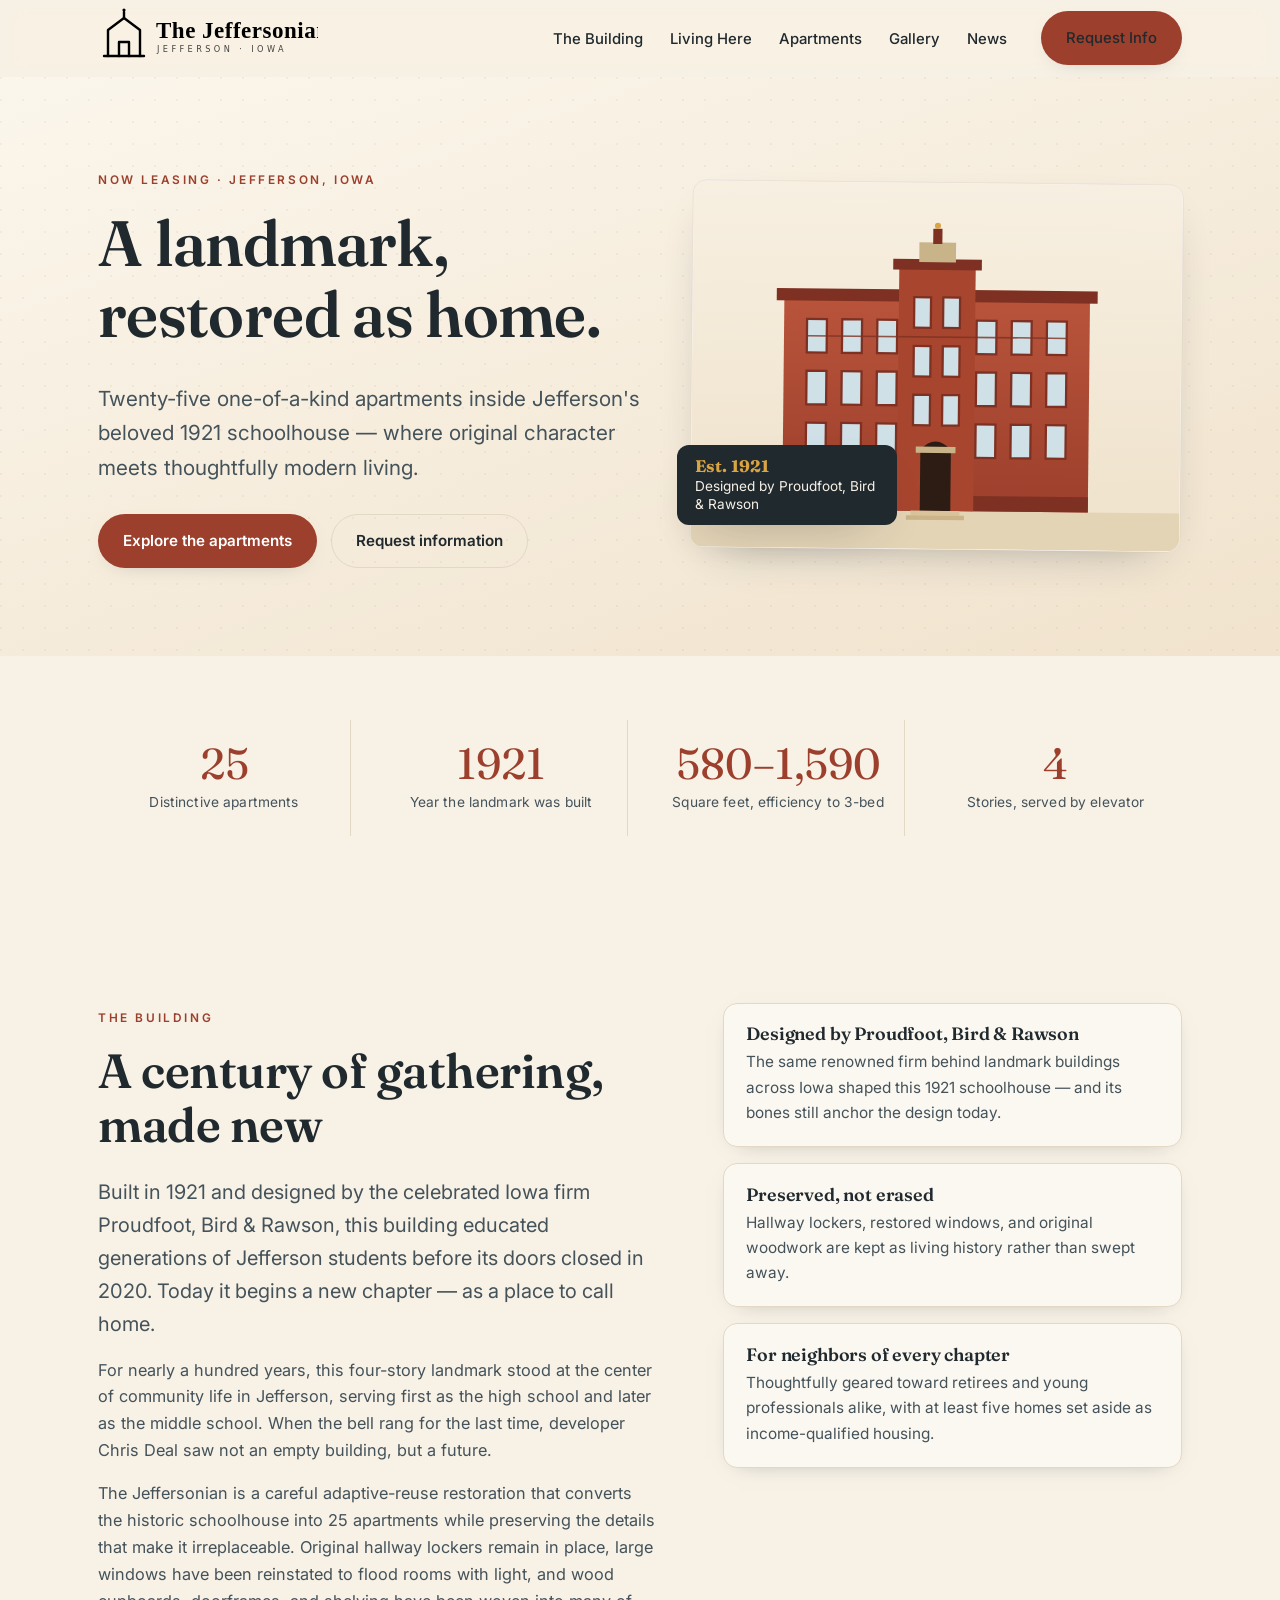
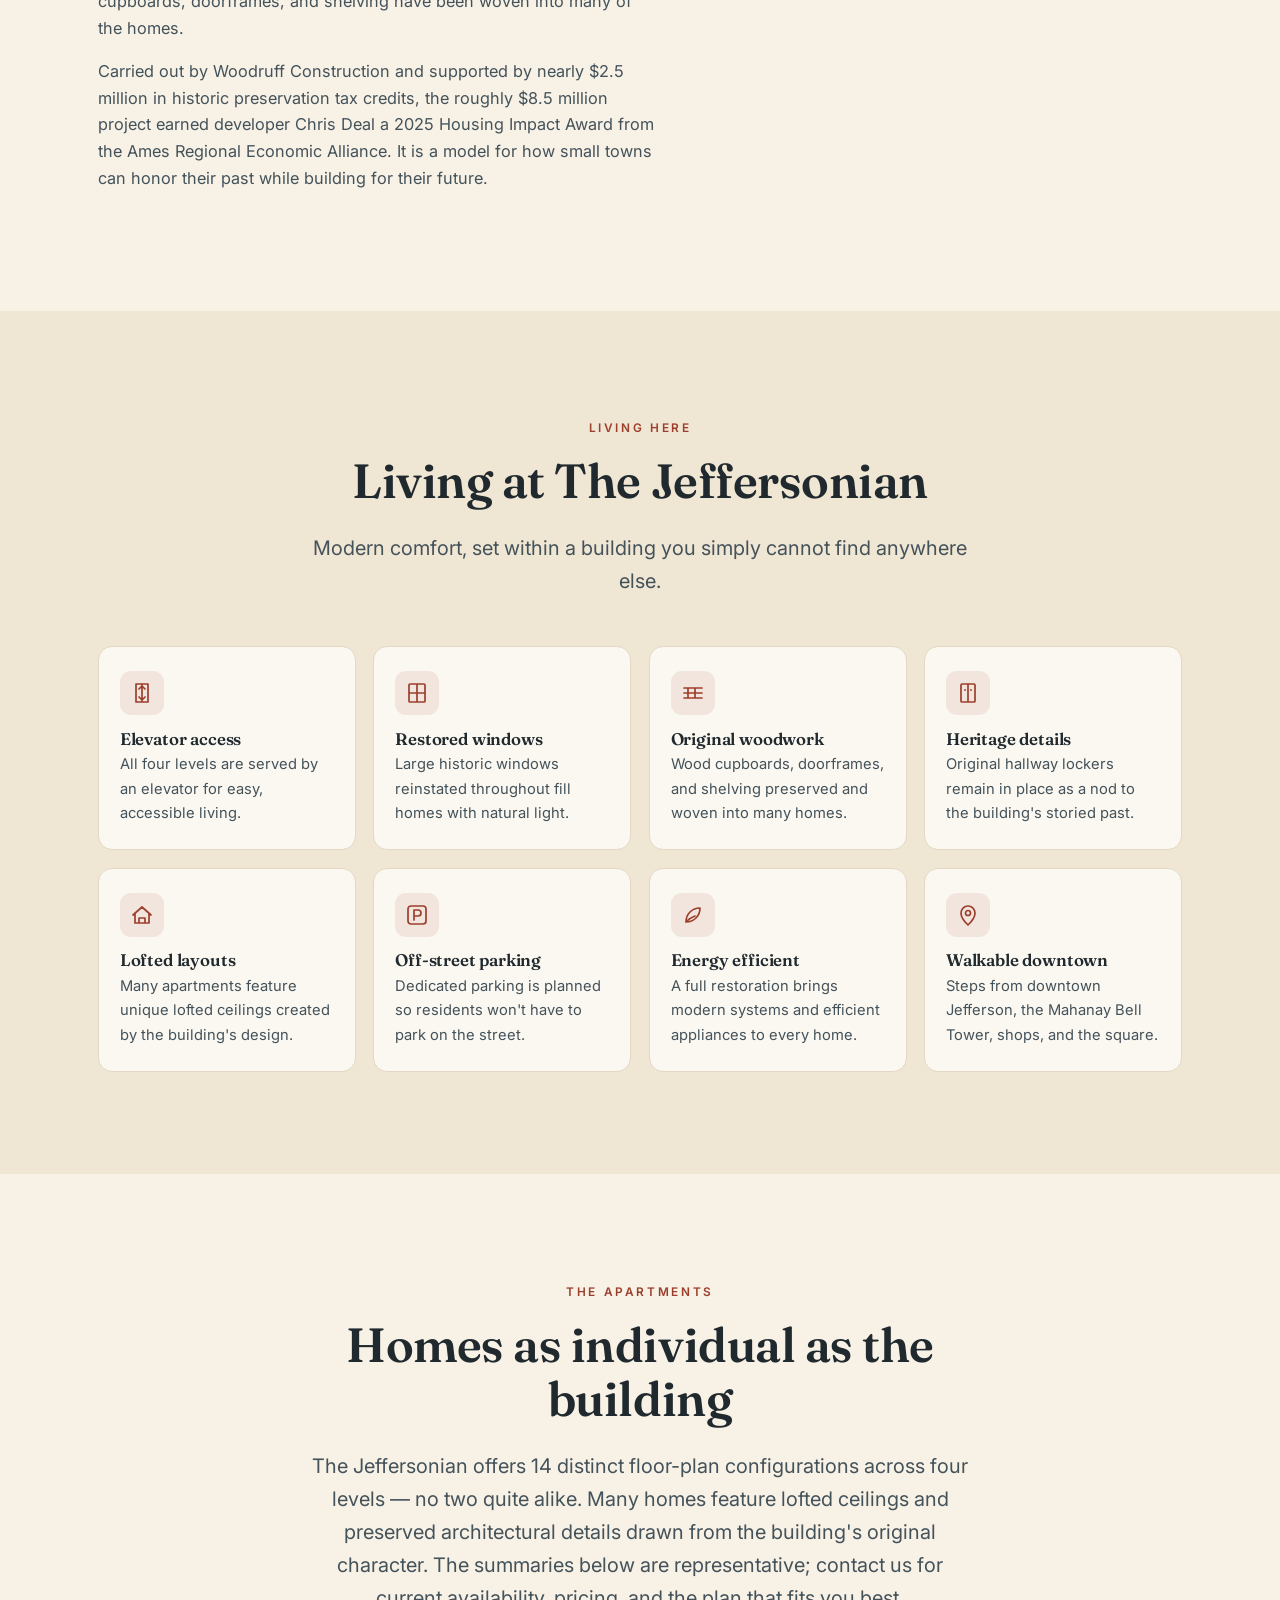
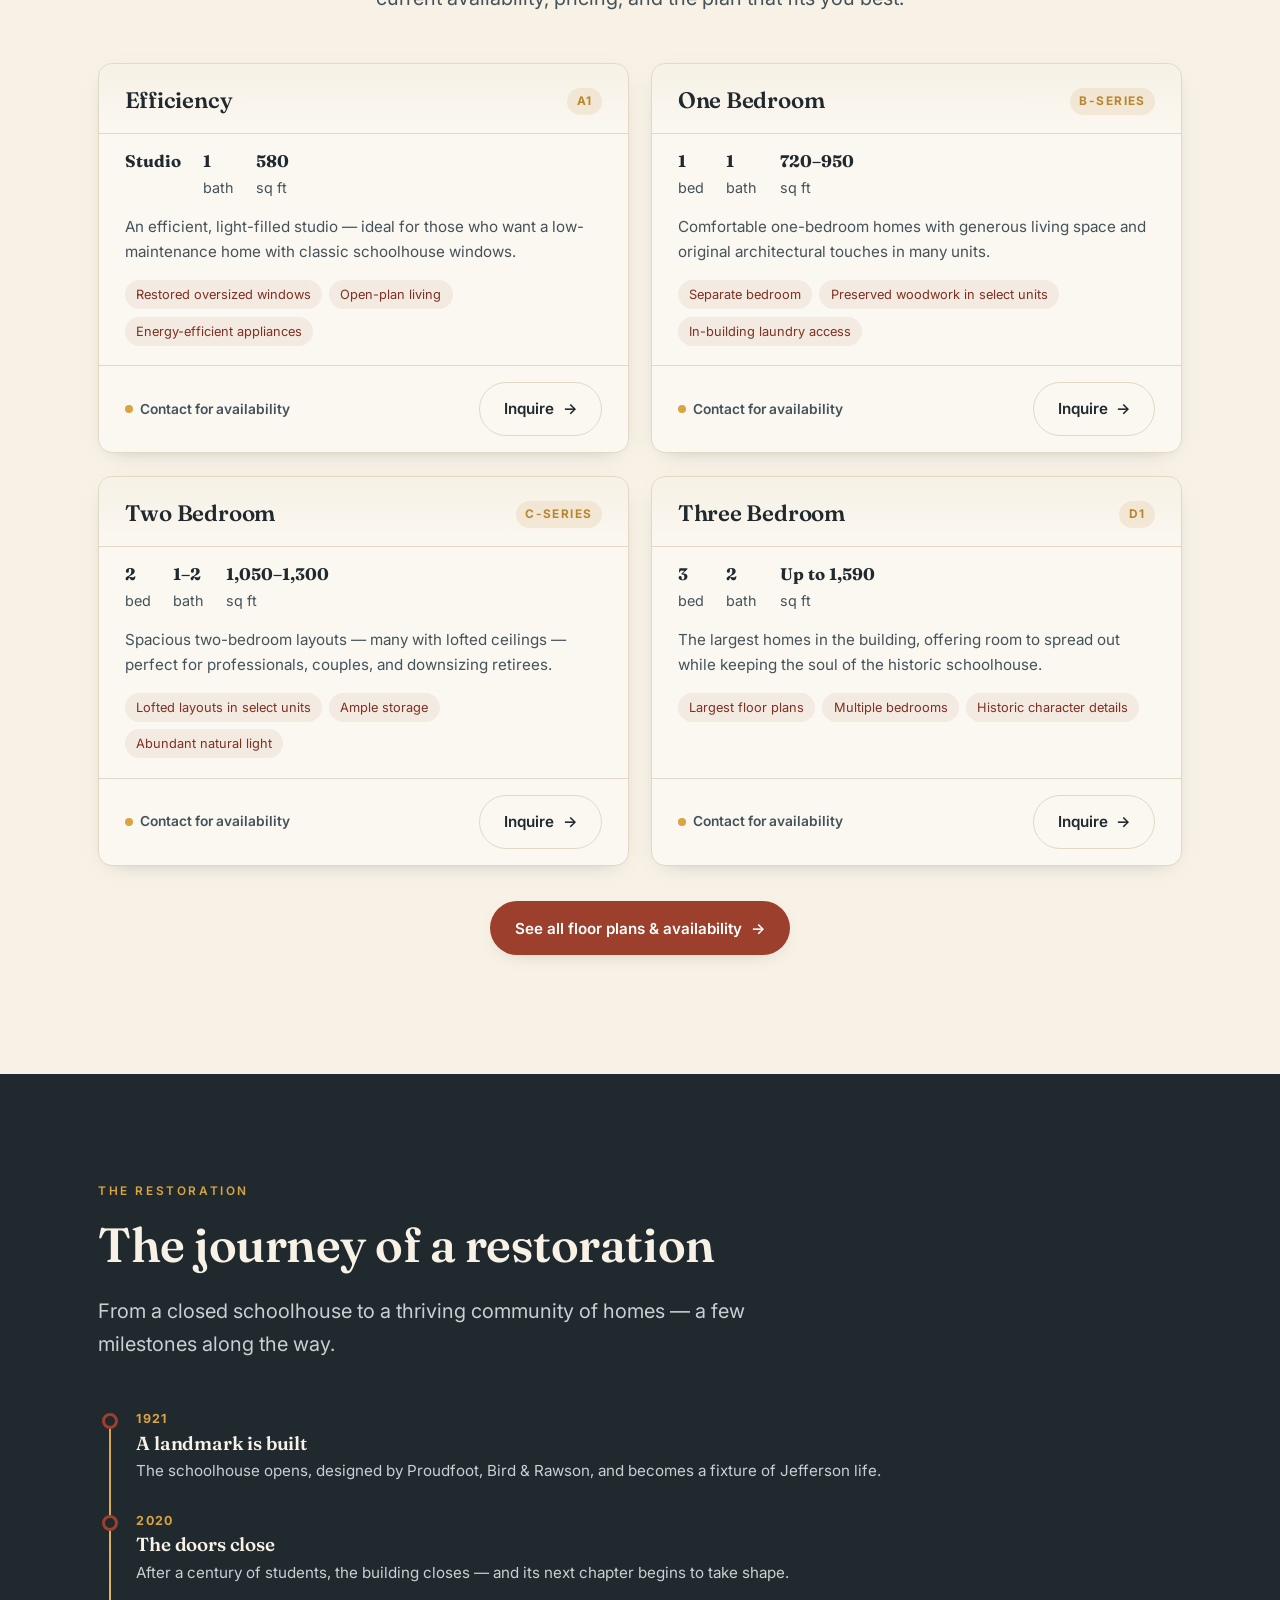
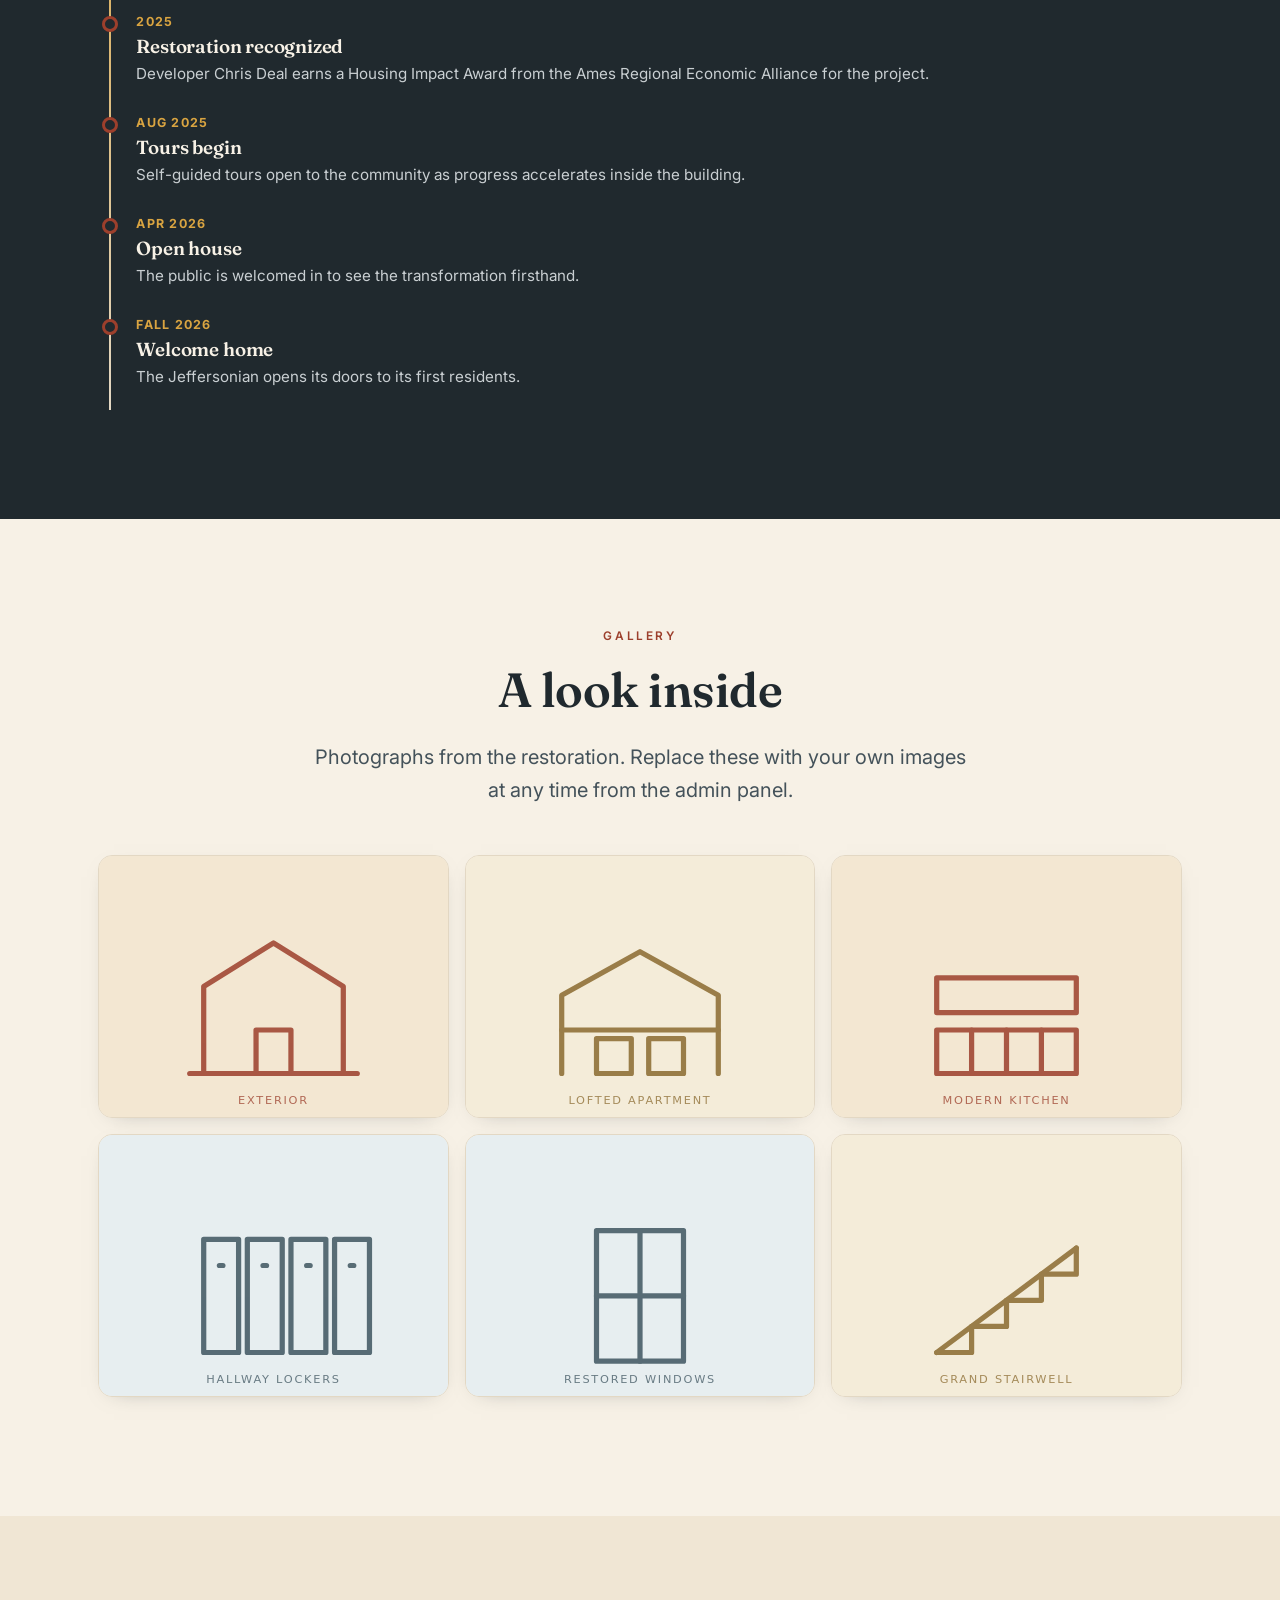
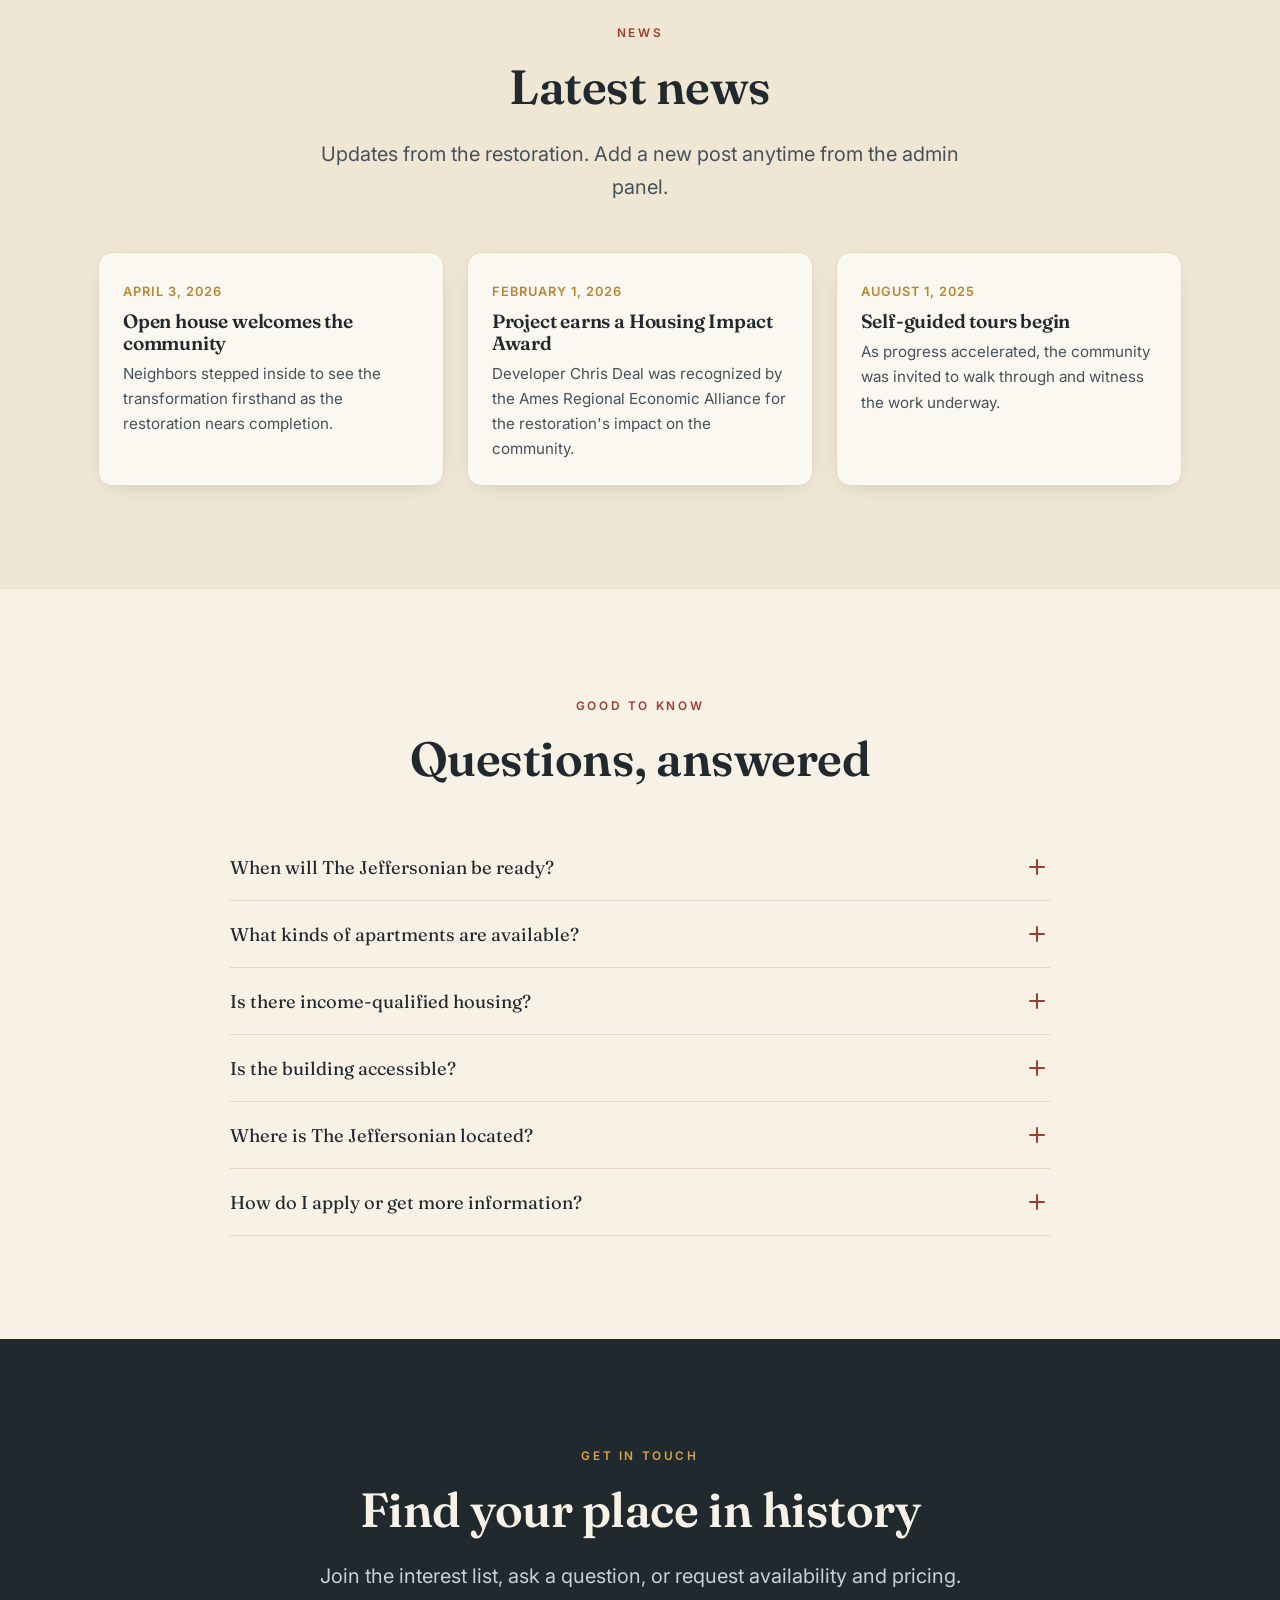
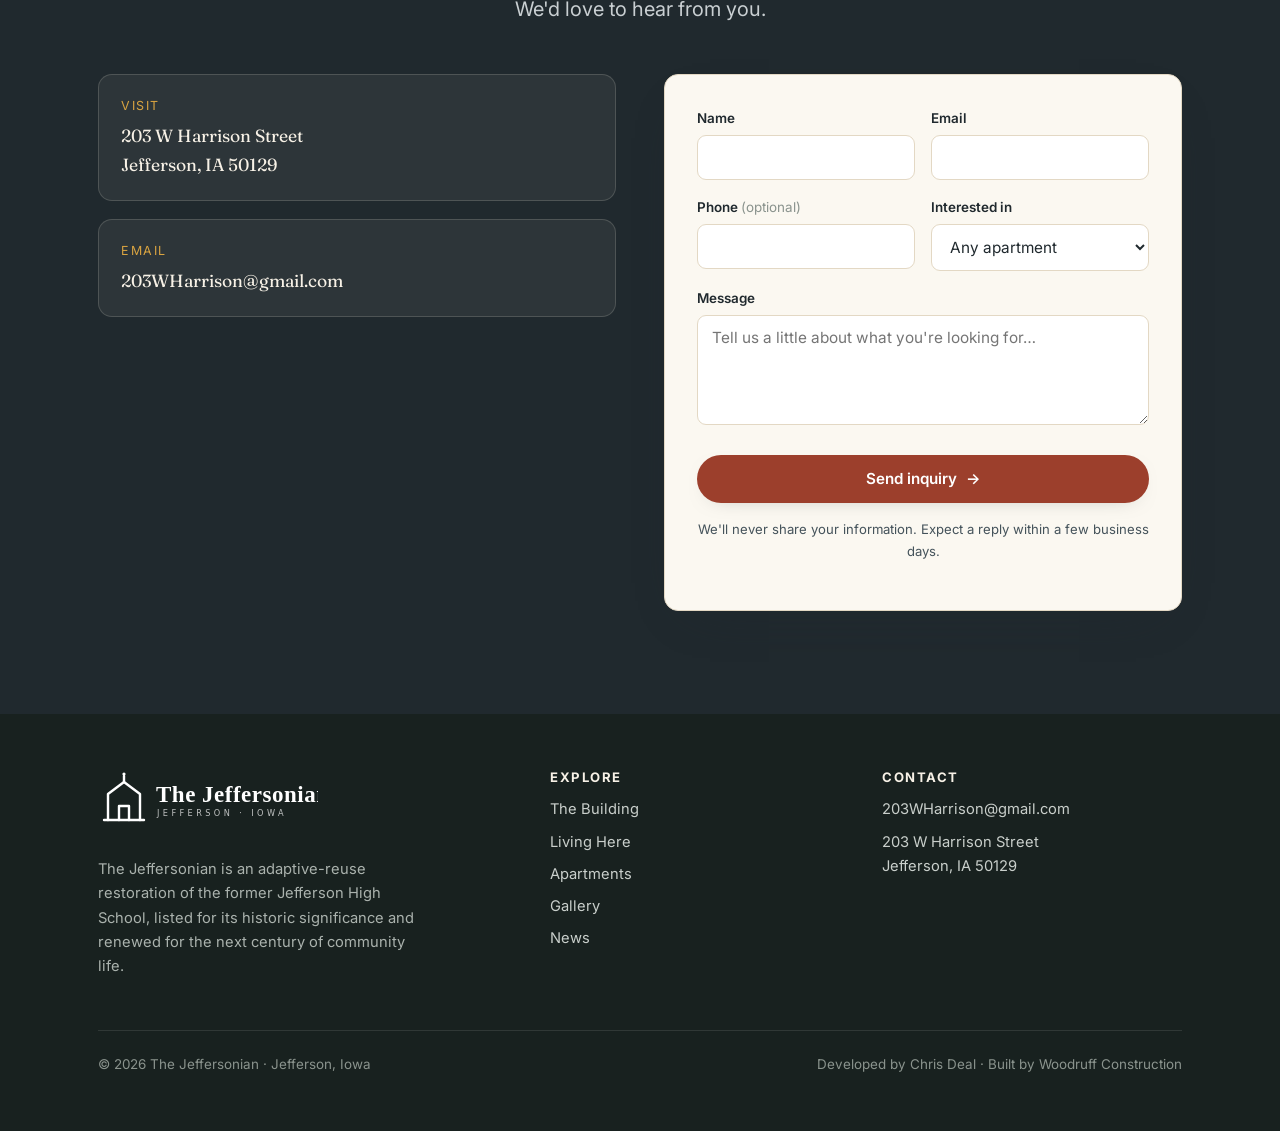
<file: index.html>
<!DOCTYPE html>
<html lang="en">
<head>
  <meta charset="UTF-8">
  <meta name="viewport" content="width=device-width, initial-scale=1.0">
  <title>The Jeffersonian — Historic Apartments in Jefferson, Iowa</title>
  <meta name="description" content="The Jeffersonian transforms Jefferson, Iowa's historic 1921 high school into 25 distinctive apartments — efficiency to three-bedroom — blending preserved character with modern comfort.">
  <link rel="icon" href="assets/favicon.svg" type="image/svg+xml">

  <!-- Open Graph / social sharing -->
  <meta property="og:type" content="website">
  <meta property="og:title" content="The Jeffersonian — Historic Apartments in Jefferson, Iowa">
  <meta property="og:description" content="25 distinctive apartments inside Jefferson, Iowa's beloved 1921 schoolhouse. Now leasing.">
  <meta property="og:image" content="assets/building.svg">

  <!-- Fonts -->
  <link rel="preconnect" href="https://fonts.googleapis.com">
  <link rel="preconnect" href="https://fonts.gstatic.com" crossorigin>
  <link href="https://fonts.googleapis.com/css2?family=Fraunces:opsz,wght@9..144,400;9..144,500;9..144,600;9..144,700&family=Inter:wght@400;500;600;700&display=swap" rel="stylesheet">

  <link rel="stylesheet" href="styles/main.css">
</head>
<body data-page="home">

  <!-- ===================== Header ===================== -->
  <header class="site-header">
    <nav class="nav container" aria-label="Primary">
      <a class="brand" href="index.html" aria-label="The Jeffersonian — home">
        <img src="assets/logo.svg" alt="The Jeffersonian" width="220" height="64">
      </a>
      <button class="nav-toggle" aria-label="Toggle menu" aria-expanded="false" aria-controls="nav-links">
        <span></span><span></span><span></span>
      </button>
      <ul class="nav-links" id="nav-links">
        <li><a href="#about">The Building</a></li>
        <li><a href="#living">Living Here</a></li>
        <li><a href="apartments.html">Apartments</a></li>
        <li><a href="#gallery">Gallery</a></li>
        <li><a href="#news">News</a></li>
        <li class="nav-cta"><a class="btn btn--primary" href="#contact">Request Info</a></li>
      </ul>
    </nav>
  </header>

  <main>
    <!-- ===================== Hero ===================== -->
    <section class="hero">
      <div class="container hero-grid">
        <div class="hero-copy">
          <span class="eyebrow" data-hero="eyebrow">Now leasing · Jefferson, Iowa</span>
          <h1 data-hero="heading">A landmark, restored as home.</h1>
          <p class="lead" data-hero="subheading">Twenty-five one-of-a-kind apartments inside Jefferson's beloved 1921 schoolhouse — where original character meets thoughtfully modern living.</p>
          <div class="hero-actions">
            <a class="btn btn--primary" data-hero="primaryCta" href="apartments.html">Explore the apartments <span class="arrow">→</span></a>
            <a class="btn btn--ghost" data-hero="secondaryCta" href="#contact">Request information </a>
          </div>
        </div>
        <div class="hero-art reveal">
          <div class="frame"><img src="assets/building.svg" alt="Illustration of the historic Jeffersonian building" width="640" height="480"></div>
          <div class="hero-badge"><strong>Est. 1921</strong>Designed by Proudfoot, Bird &amp; Rawson</div>
        </div>
      </div>
    </section>

    <!-- ===================== Stats ===================== -->
    <section class="section section--tight">
      <div class="container">
        <div class="stats" id="stats">
          <div class="stat reveal"><div class="num">25</div><div class="lbl">Distinctive apartments</div></div>
          <div class="stat reveal"><div class="num">1921</div><div class="lbl">Year the landmark was built</div></div>
          <div class="stat reveal"><div class="num">580–1,590</div><div class="lbl">Square feet, efficiency to 3-bed</div></div>
          <div class="stat reveal"><div class="num">4</div><div class="lbl">Stories, served by elevator</div></div>
        </div>
      </div>
    </section>

    <!-- ===================== About ===================== -->
    <section class="section" id="about">
      <div class="container about-grid">
        <div>
          <span class="eyebrow">The Building</span>
          <h2 class="section-title" data-about="title">A century of gathering, made new</h2>
          <p class="lead" data-about="lead">Built in 1921 and designed by the celebrated Iowa firm Proudfoot, Bird &amp; Rawson, this building educated generations of Jefferson students before its doors closed in 2020. Today it begins a new chapter — as a place to call home.</p>
          <div class="about-body" data-about="body"></div>
        </div>
        <div class="highlights reveal" data-about="highlights"></div>
      </div>
    </section>

    <!-- ===================== Living / amenities ===================== -->
    <section class="section section--parchment" id="living">
      <div class="container">
        <div class="section-head center">
          <span class="eyebrow">Living Here</span>
          <h2 class="section-title" data-amenities="title">Living at The Jeffersonian</h2>
          <p class="lead" data-amenities="intro">Modern comfort, set within a building you simply cannot find anywhere else.</p>
        </div>
        <div class="amenity-grid" data-amenities="grid"></div>
      </div>
    </section>

    <!-- ===================== Apartments preview ===================== -->
    <section class="section" id="apartments">
      <div class="container">
        <div class="section-head center">
          <span class="eyebrow">The Apartments</span>
          <h2 class="section-title">Homes as individual as the building</h2>
          <p class="lead" data-apartments="intro"></p>
        </div>
        <div class="unit-grid" data-apartments="grid"></div>
        <p style="text-align:center; margin-top:2.2rem;">
          <a class="btn btn--primary" href="apartments.html">See all floor plans &amp; availability <span class="arrow">→</span></a>
        </p>
      </div>
    </section>

    <!-- ===================== Timeline ===================== -->
    <section class="section section--ink" id="story">
      <div class="container">
        <div class="section-head">
          <span class="eyebrow">The Restoration</span>
          <h2 class="section-title" data-timeline="title">The journey of a restoration</h2>
          <p class="lead" data-timeline="intro" style="color:#c9cfd2"></p>
        </div>
        <div class="timeline" data-timeline="list"></div>
      </div>
    </section>

    <!-- ===================== Gallery ===================== -->
    <section class="section" id="gallery">
      <div class="container">
        <div class="section-head center">
          <span class="eyebrow">Gallery</span>
          <h2 class="section-title" data-gallery="title">A look inside</h2>
          <p class="lead" data-gallery="intro"></p>
        </div>
        <div class="gallery" data-gallery="grid"></div>
      </div>
    </section>

    <!-- ===================== News / updates ===================== -->
    <section class="section section--parchment" id="news">
      <div class="container">
        <div class="section-head center">
          <span class="eyebrow">News</span>
          <h2 class="section-title" data-updates="title">Latest news</h2>
          <p class="lead" data-updates="intro"></p>
        </div>
        <div class="updates-grid" data-updates="grid"></div>
      </div>
    </section>

    <!-- ===================== FAQ ===================== -->
    <section class="section" id="faq">
      <div class="container">
        <div class="section-head center">
          <span class="eyebrow">Good to Know</span>
          <h2 class="section-title" data-faq="title">Questions, answered</h2>
        </div>
        <div class="faq" data-faq="list"></div>
      </div>
    </section>

    <!-- ===================== Contact ===================== -->
    <section class="section section--ink" id="contact">
      <div class="container">
        <div class="section-head center">
          <span class="eyebrow">Get in Touch</span>
          <h2 class="section-title">Find your place in history</h2>
          <p class="lead" style="color:#c9cfd2">Join the interest list, ask a question, or request availability and pricing. We'd love to hear from you.</p>
        </div>
        <div class="contact-grid">
          <div class="contact-info">
            <div class="contact-card">
              <div class="k">Visit</div>
              <div class="v" data-contact="address" style="white-space:pre-line">203 W Harrison Street
Jefferson, IA 50129</div>
            </div>
            <div class="contact-card">
              <div class="k">Email</div>
              <div class="v"><a data-contact="email" href="mailto:203WHarrison@gmail.com">203WHarrison@gmail.com</a></div>
            </div>
            <div class="contact-card" data-contact-block>
              <div class="k">Call</div>
              <div class="v"><a data-contact="phone" href="tel:">—</a></div>
            </div>
            <iframe class="map-embed" data-map title="Map to The Jeffersonian" loading="lazy" referrerpolicy="no-referrer-when-downgrade" src="https://www.google.com/maps?q=203%20W%20Harrison%20Street%2C%20Jefferson%2C%20IA%2050129&output=embed"></iframe>
          </div>

          <!-- Netlify Forms compatible. On non-Netlify hosts the script falls back to a mailto link. -->
          <form class="form" id="inquiry-form" name="inquiry" method="POST" data-netlify="true" netlify-honeypot="bot-field">
            <input type="hidden" name="form-name" value="inquiry">
            <p class="hp"><label>Don't fill this out: <input name="bot-field"></label></p>
            <div class="row">
              <div class="field"><label for="name">Name</label><input id="name" name="name" type="text" required></div>
              <div class="field"><label for="email">Email</label><input id="email" name="email" type="email" required></div>
            </div>
            <div class="row">
              <div class="field"><label for="phone">Phone <span style="font-weight:400;color:#8a938d">(optional)</span></label><input id="phone" name="phone" type="tel"></div>
              <div class="field"><label for="interest">Interested in</label>
                <select id="interest" name="interest">
                  <option>Any apartment</option>
                  <option>Efficiency / studio</option>
                  <option>One bedroom</option>
                  <option>Two bedroom</option>
                  <option>Three bedroom</option>
                  <option>Income-qualified housing</option>
                </select>
              </div>
            </div>
            <div class="field"><label for="message">Message</label><textarea id="message" name="message" placeholder="Tell us a little about what you're looking for…"></textarea></div>
            <button class="btn btn--primary" type="submit">Send inquiry <span class="arrow">→</span></button>
            <p class="form-status" role="status" aria-live="polite"></p>
            <p class="form-note">We'll never share your information. Expect a reply within a few business days.</p>
          </form>
        </div>
      </div>
    </section>
  </main>

  <!-- ===================== Footer ===================== -->
  <footer class="site-footer">
    <div class="container">
      <div class="footer-grid">
        <div>
          <a class="brand" href="index.html" aria-label="The Jeffersonian"><img src="assets/logo.svg" alt="The Jeffersonian" width="220" height="64" style="filter:brightness(0) invert(1)"></a>
          <p class="footer-about" data-site="footerNote">The Jeffersonian is an adaptive-reuse restoration of the former Jefferson High School, renewed for the next century of community life.</p>
        </div>
        <div class="footer-col">
          <h4>Explore</h4>
          <ul>
            <li><a href="#about">The Building</a></li>
            <li><a href="#living">Living Here</a></li>
            <li><a href="apartments.html">Apartments</a></li>
            <li><a href="#gallery">Gallery</a></li>
            <li><a href="#news">News</a></li>
          </ul>
        </div>
        <div class="footer-col">
          <h4>Contact</h4>
          <ul>
            <li><a data-contact="email" href="mailto:203WHarrison@gmail.com">203WHarrison@gmail.com</a></li>
            <li data-contact="address" style="white-space:pre-line">203 W Harrison Street, Jefferson, IA 50129</li>
            <li><a data-social="facebook" href="#">Facebook</a></li>
            <li><a data-social="instagram" href="#">Instagram</a></li>
          </ul>
        </div>
      </div>
      <div class="footer-bottom">
        <span>© <span data-year>2026</span> The Jeffersonian · Jefferson, Iowa</span>
        <span>Developed by Chris Deal · Built by Woodruff Construction</span>
      </div>
    </div>
  </footer>

  <script src="scripts/main.js"></script>
</body>
</html>
</file>
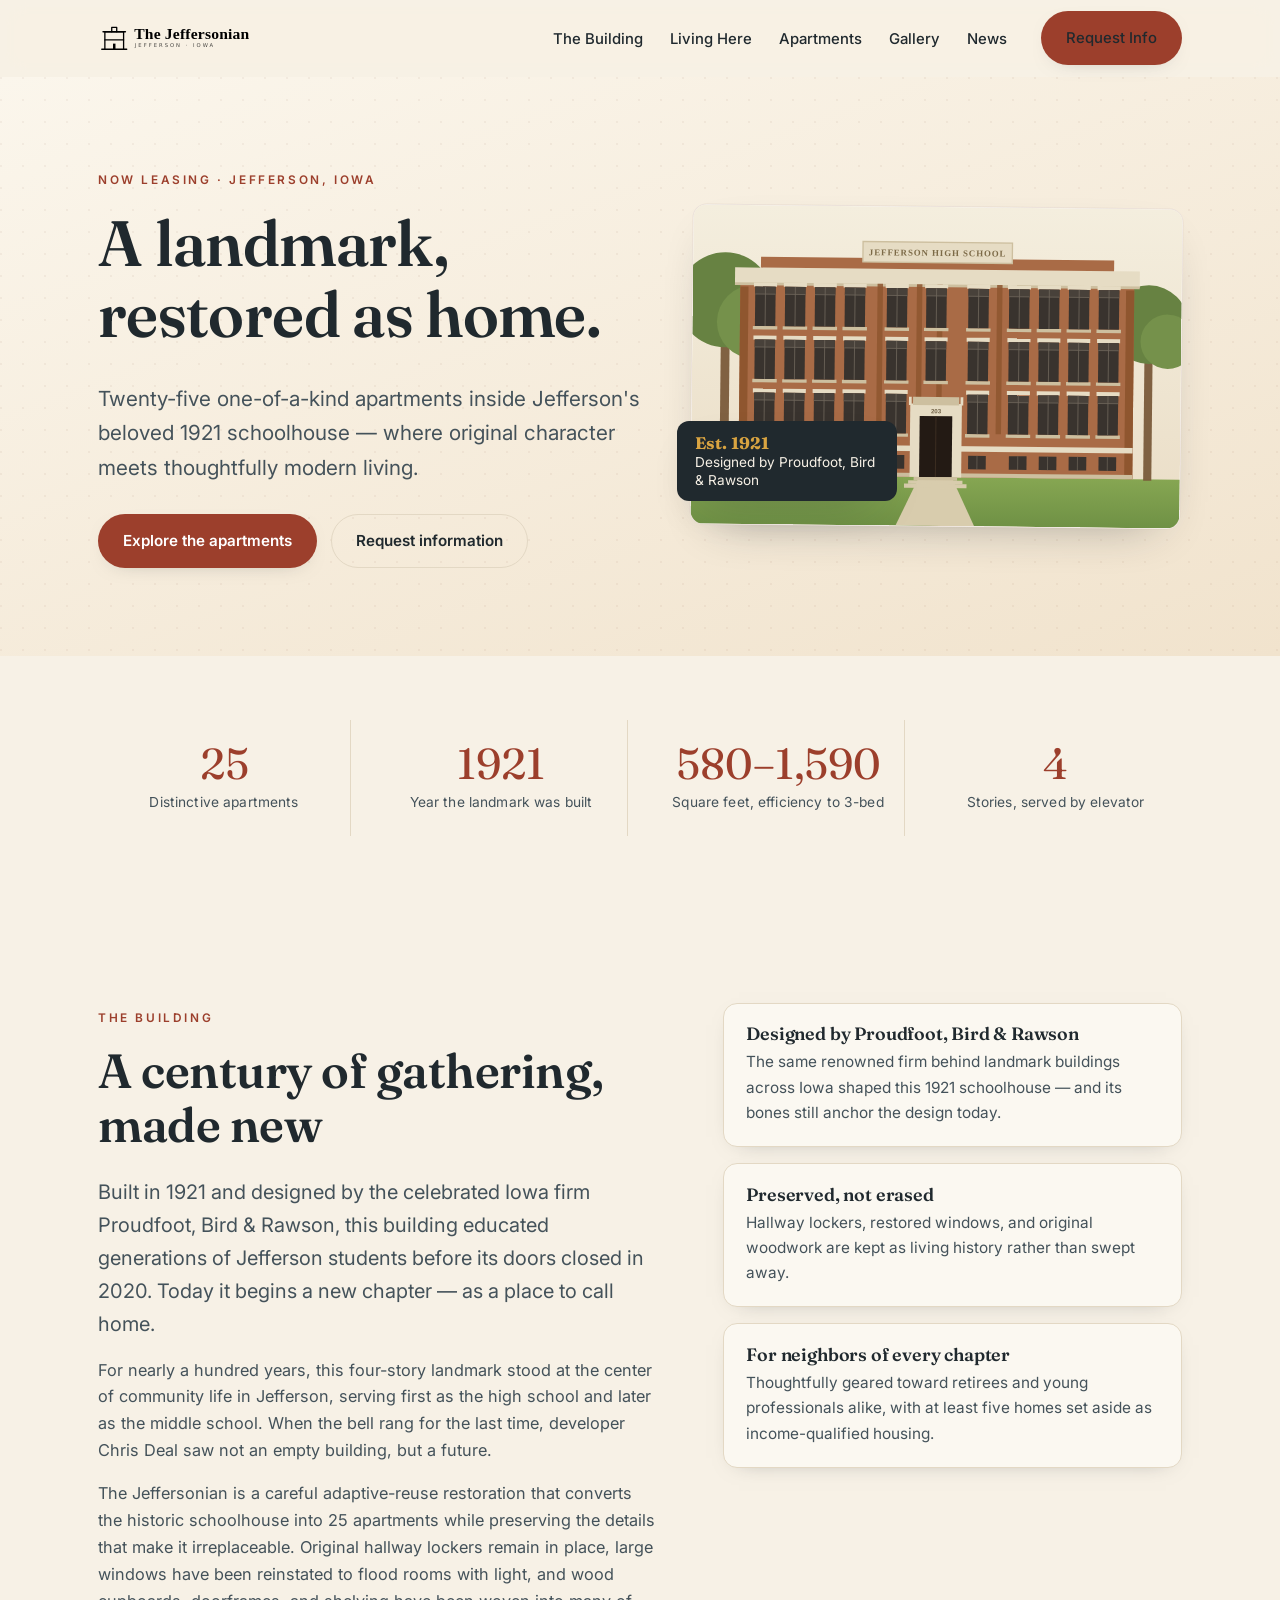
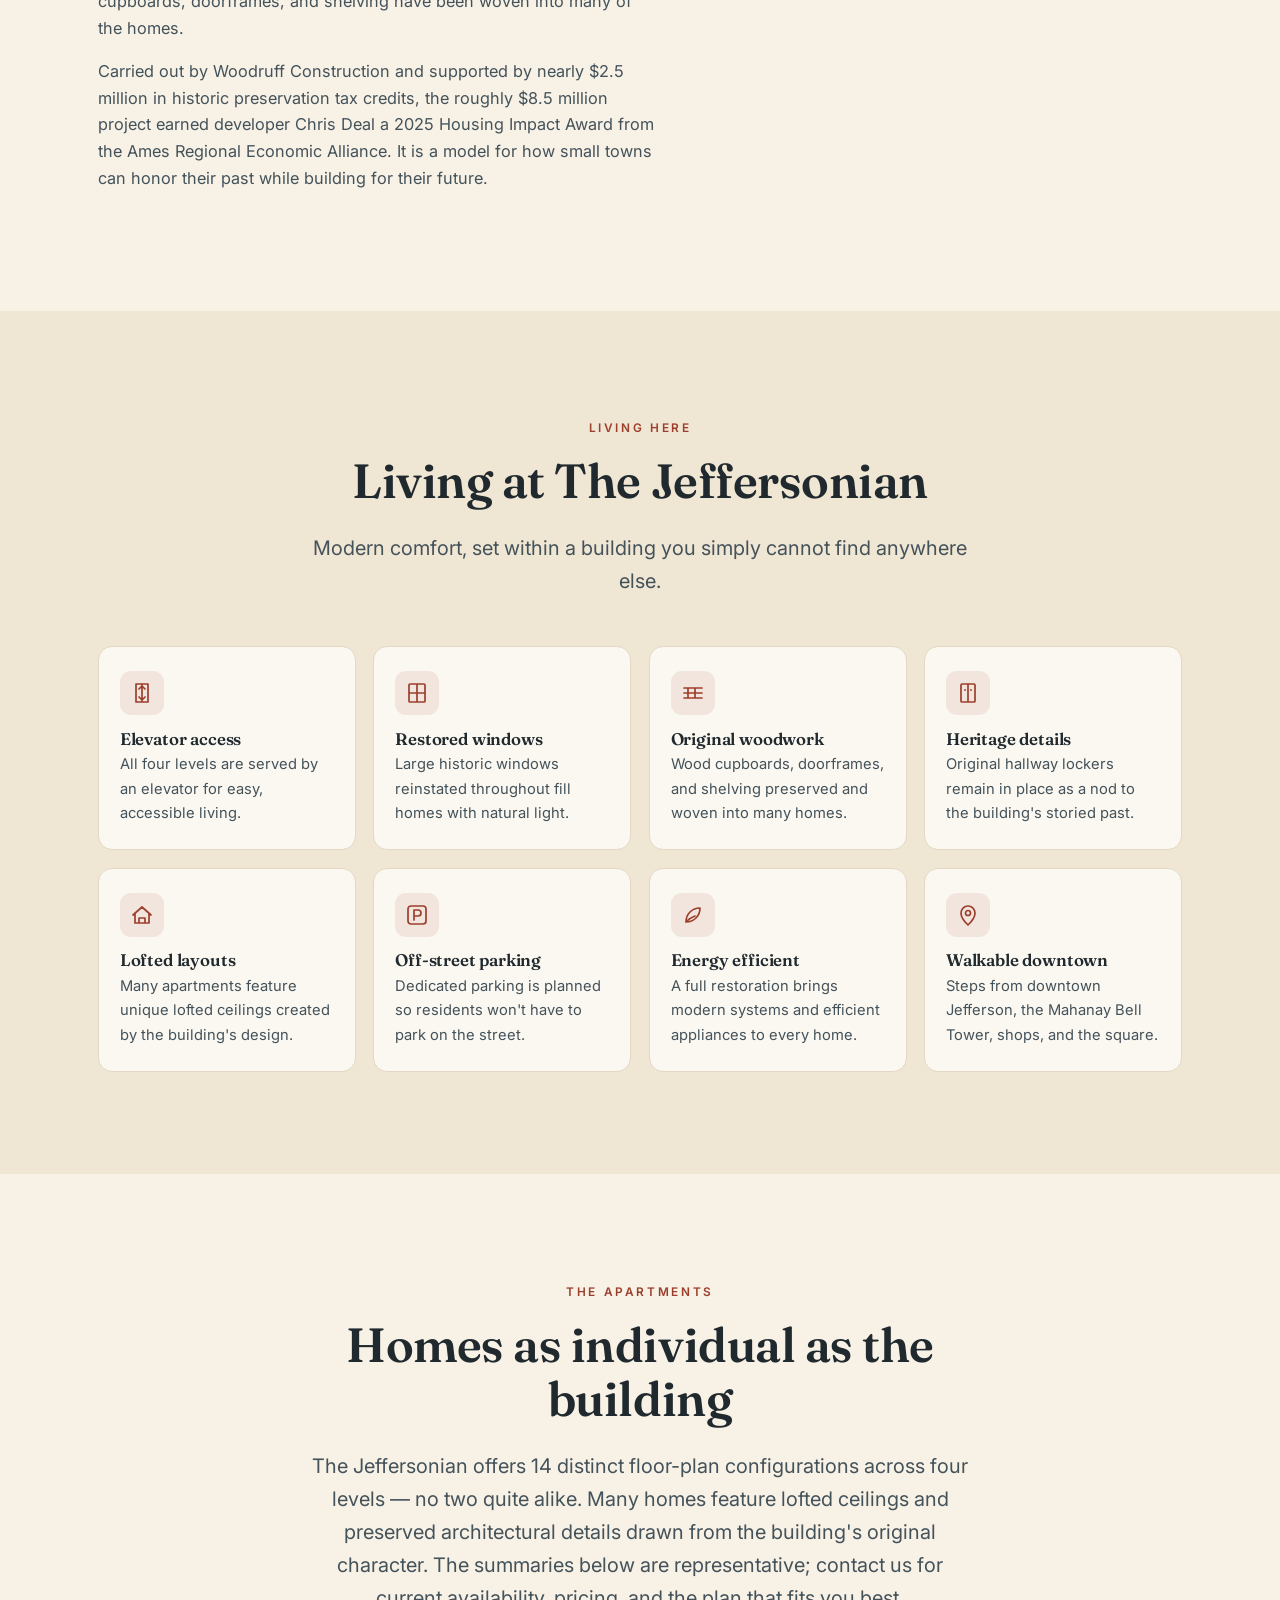
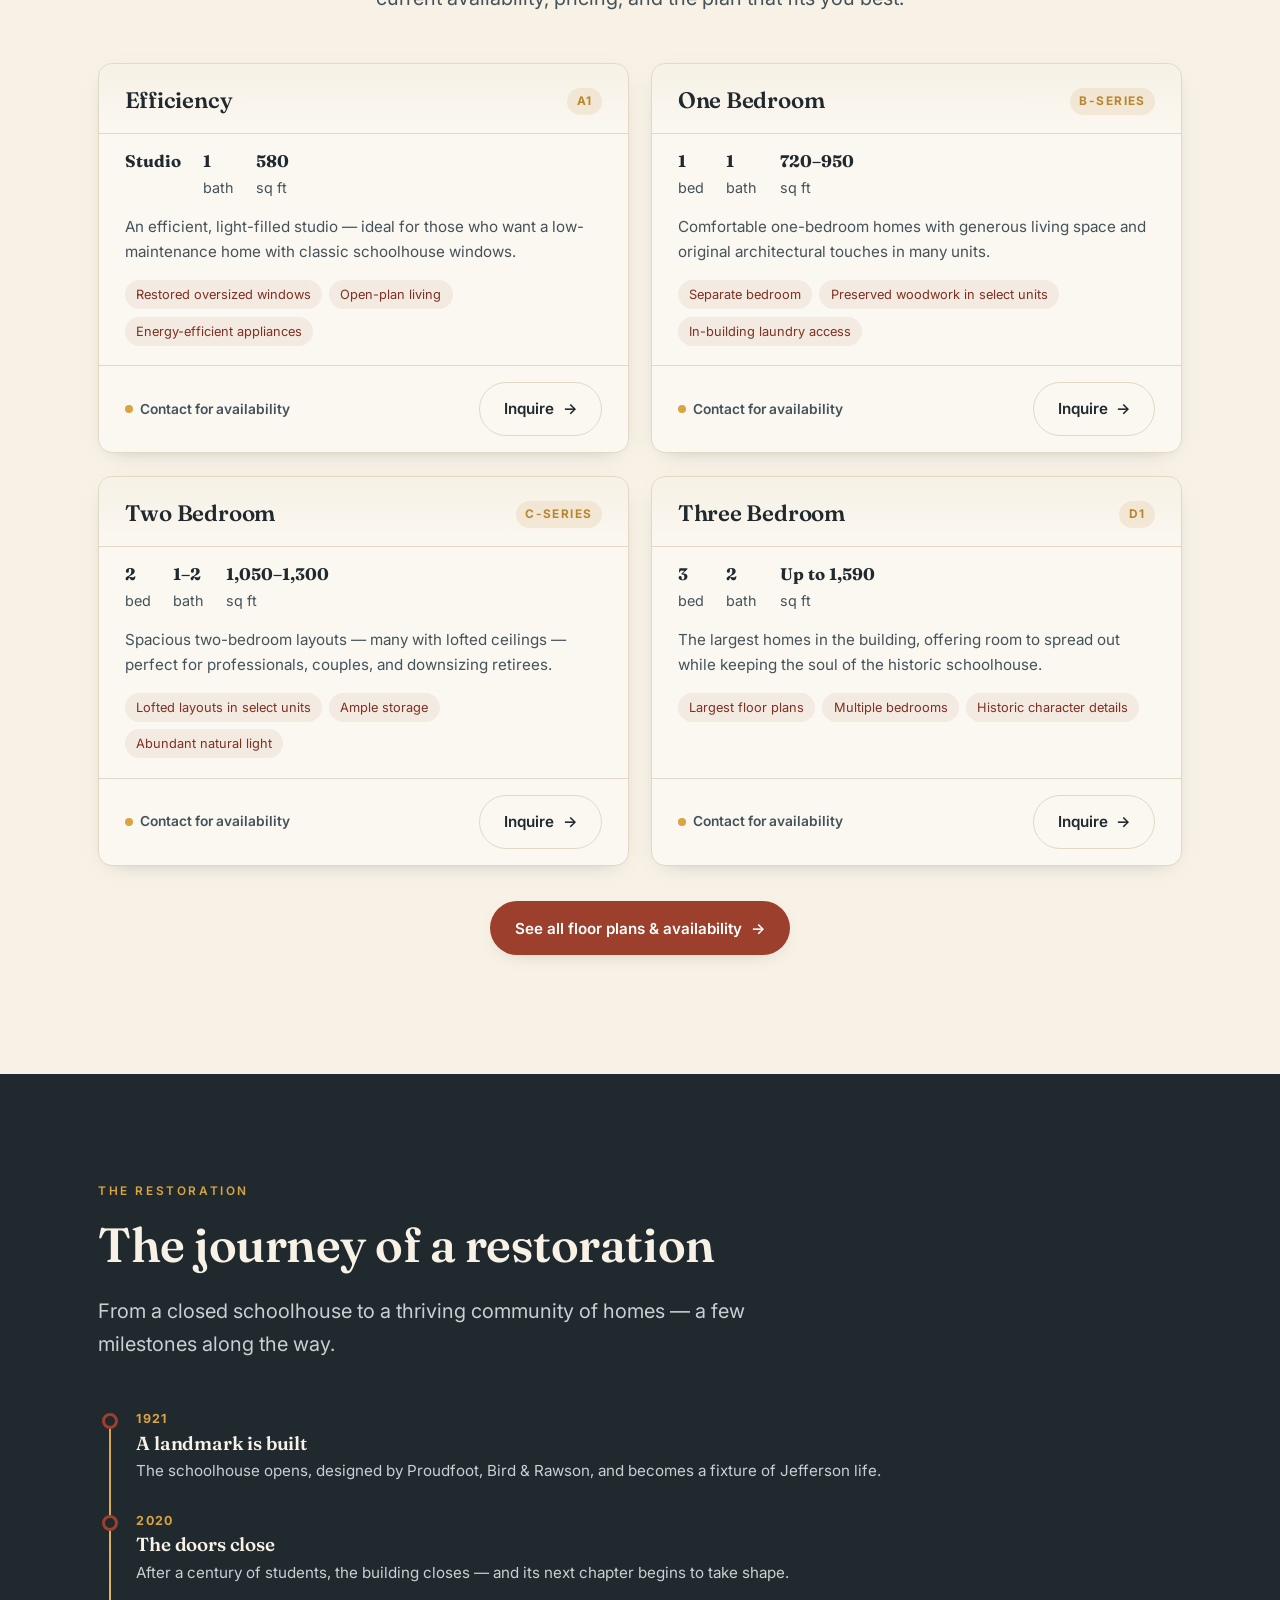
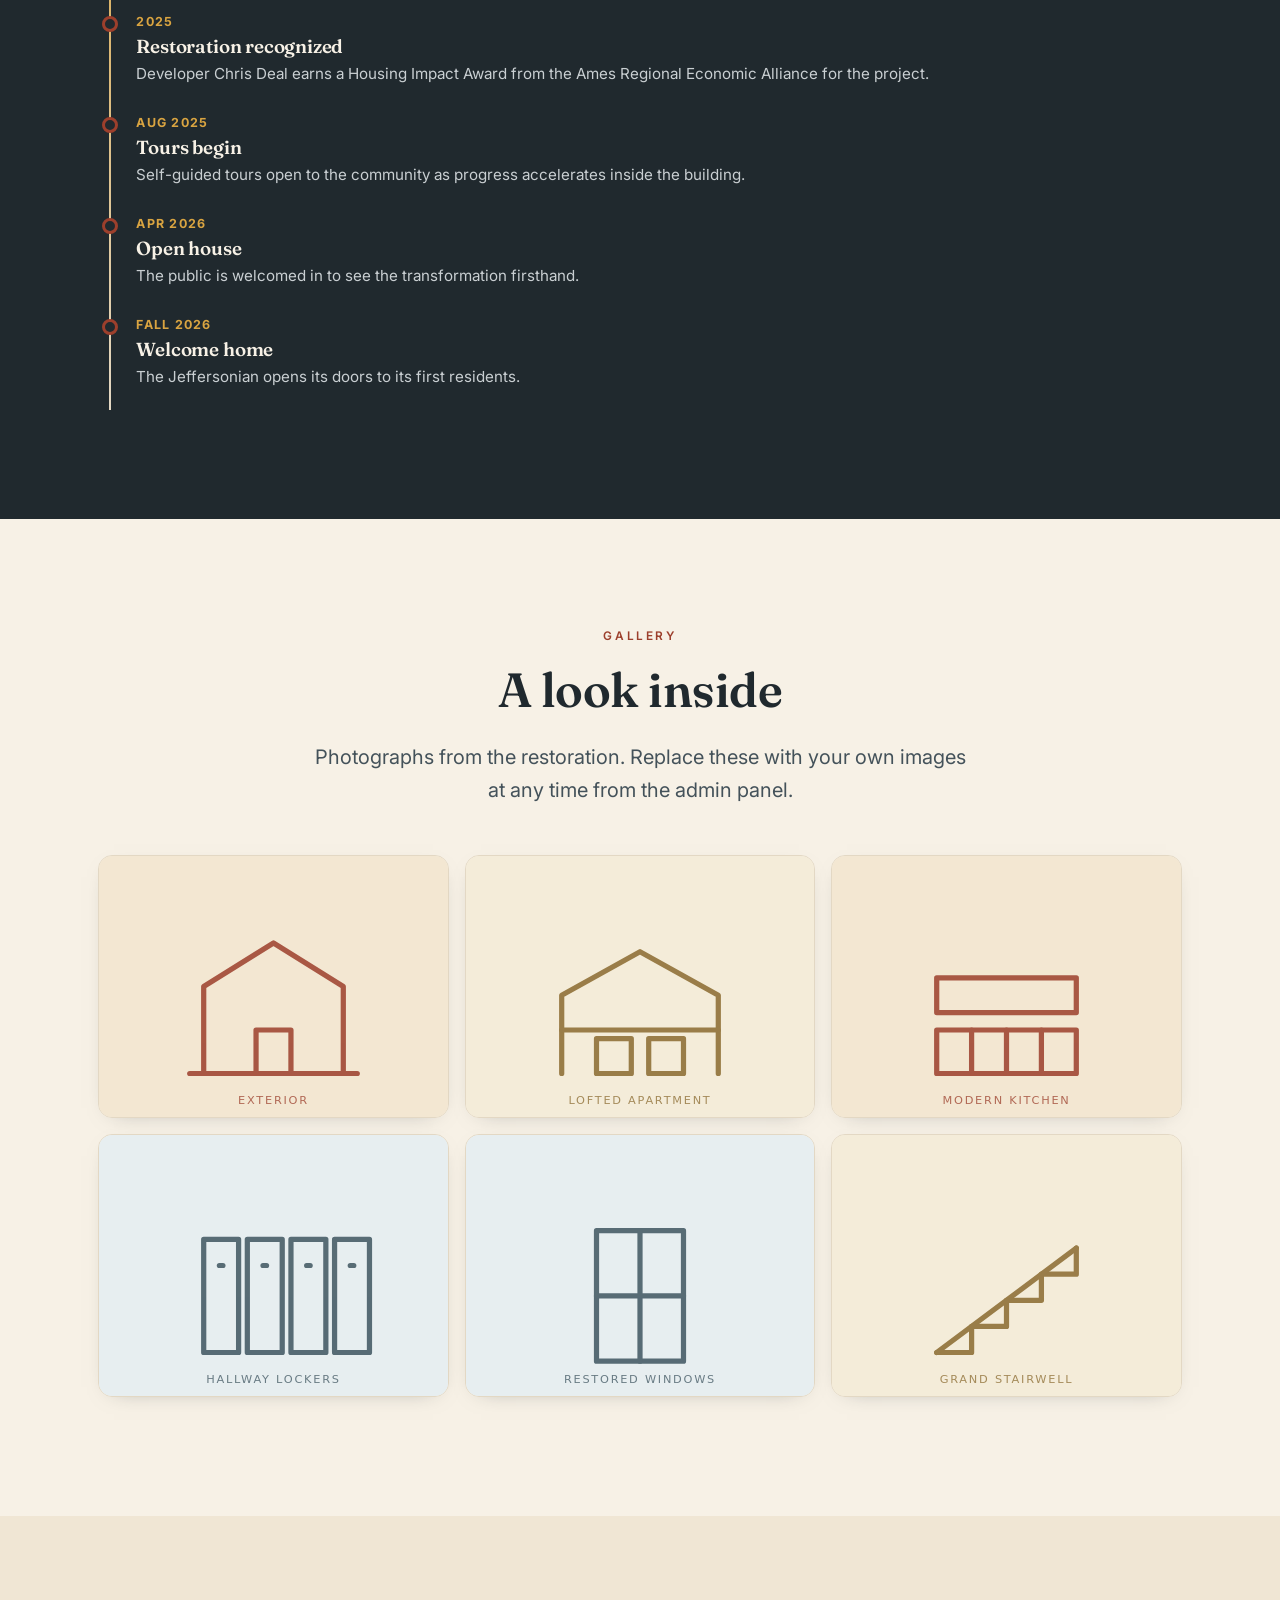
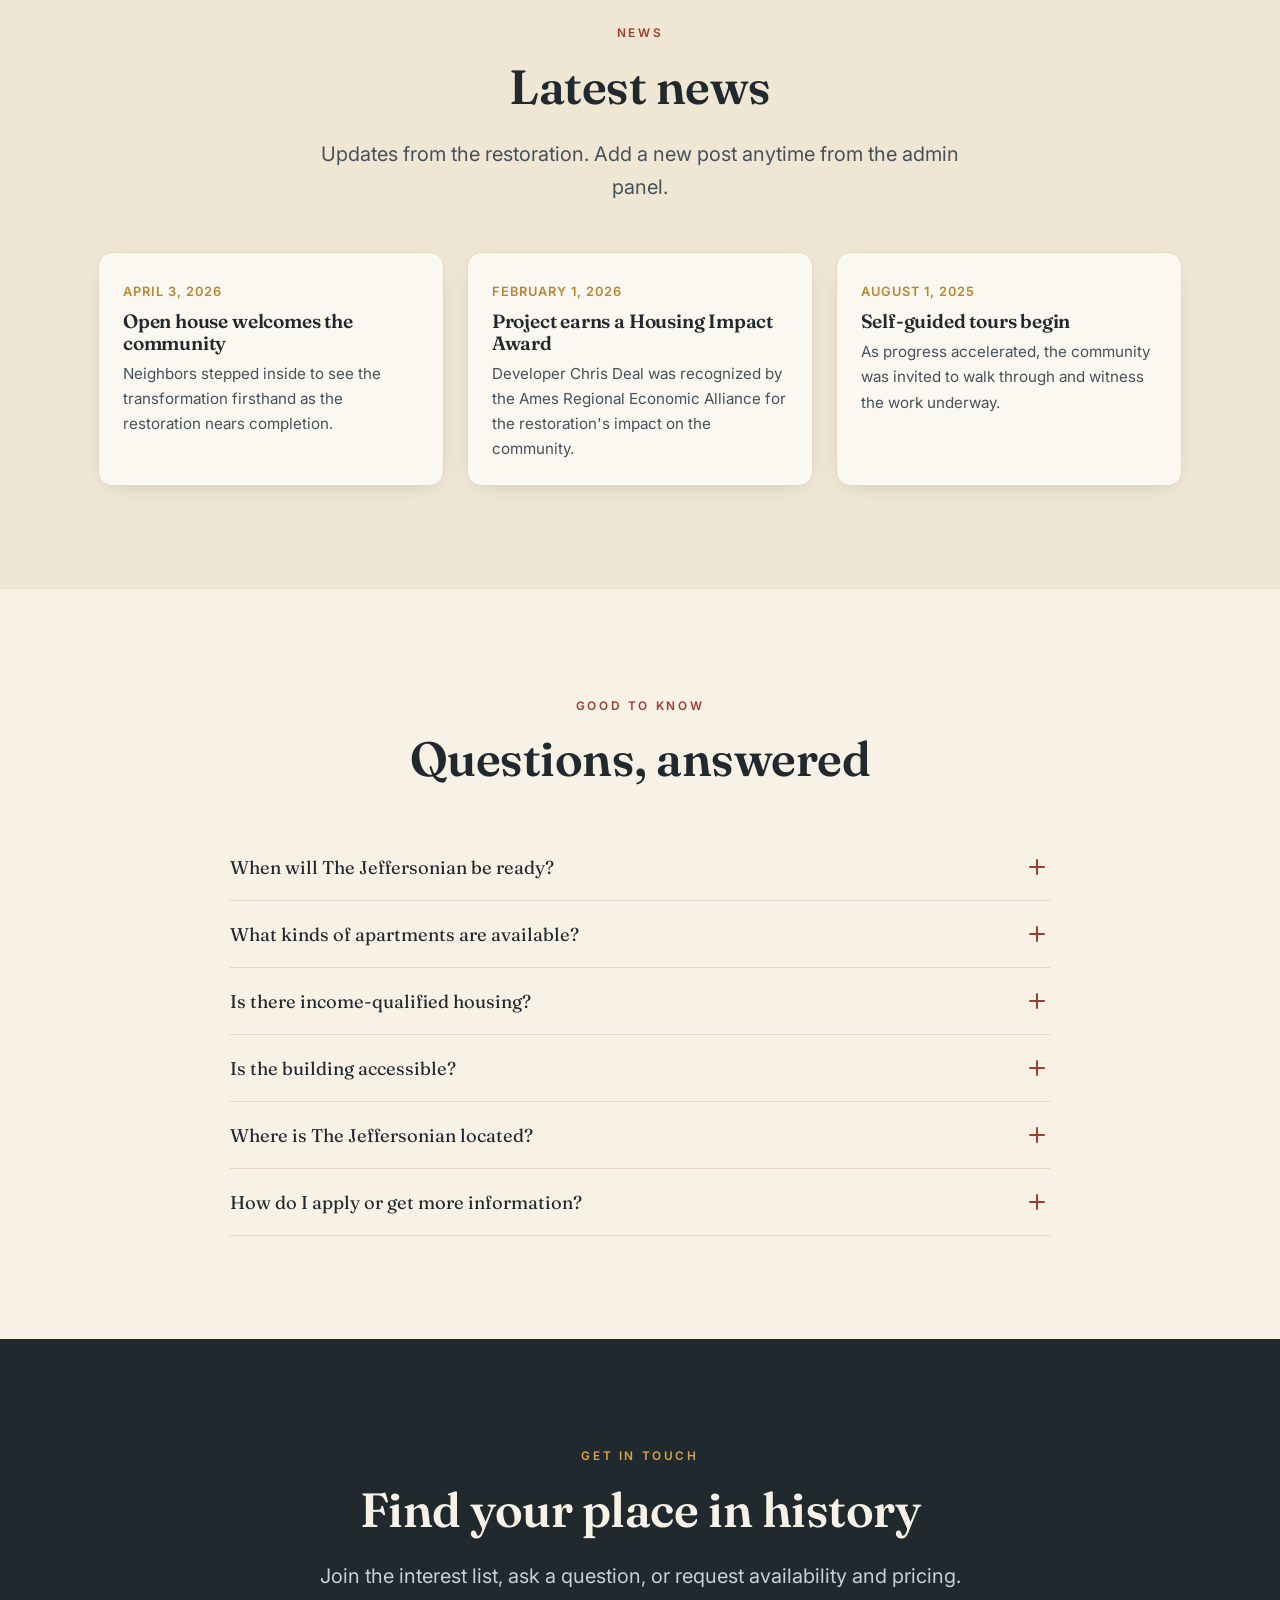
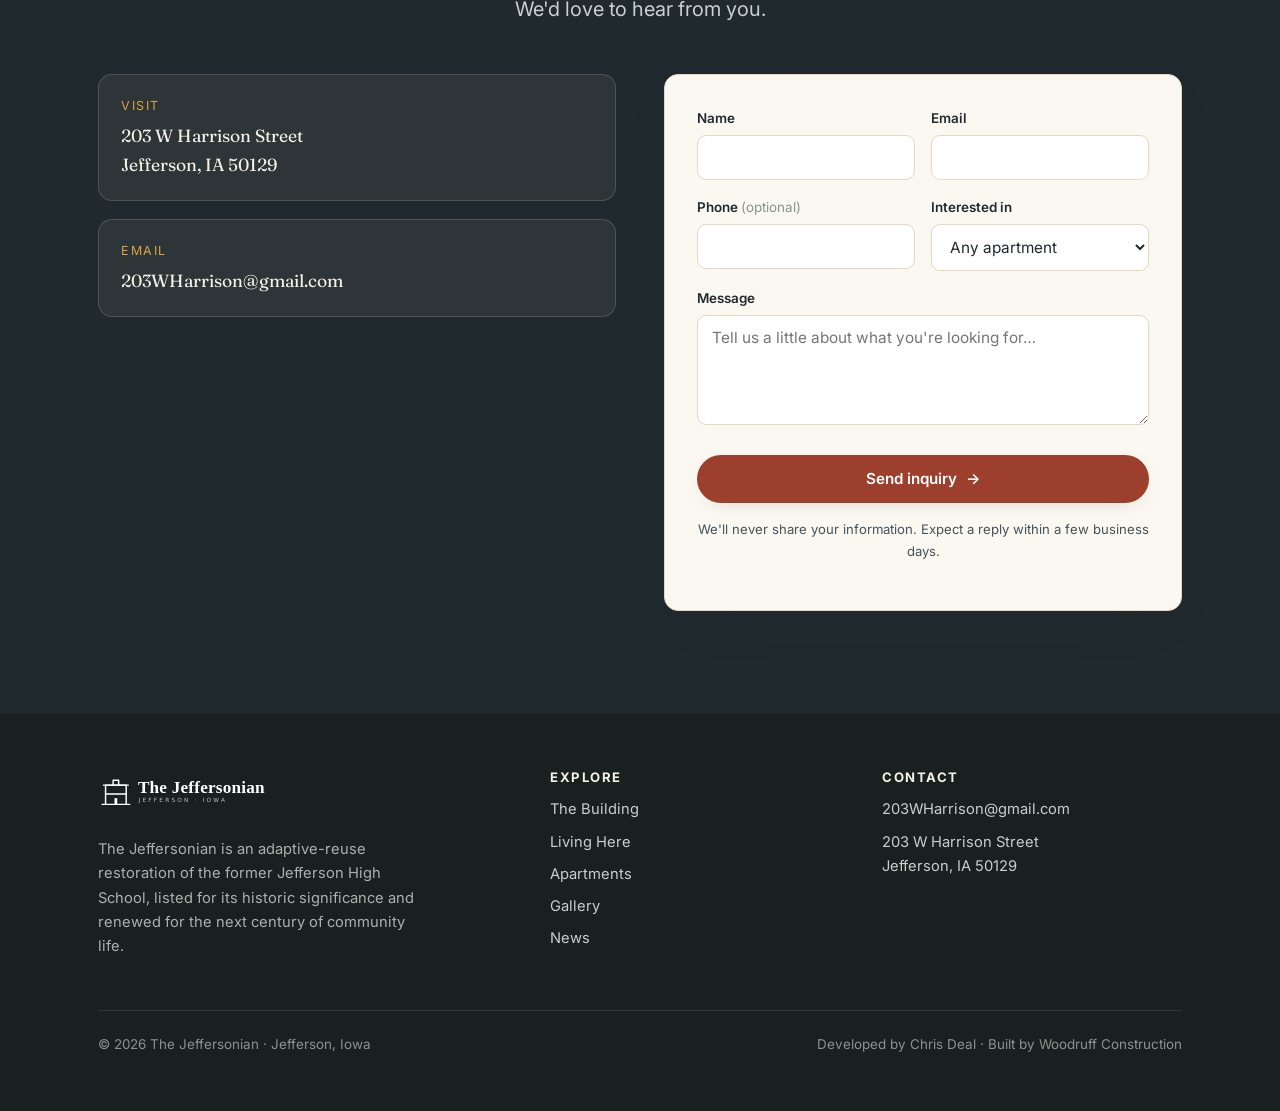
<file: public/index.html>
<!DOCTYPE html>
<html lang="en">
<head>
  <meta charset="UTF-8">
  <meta name="viewport" content="width=device-width, initial-scale=1.0">
  <title>The Jeffersonian — Historic Apartments in Jefferson, Iowa</title>
  <meta name="description" content="The Jeffersonian transforms Jefferson, Iowa's historic 1921 high school into 25 distinctive apartments — efficiency to three-bedroom — blending preserved character with modern comfort.">
  <link rel="icon" href="assets/favicon.svg" type="image/svg+xml">

  <!-- Open Graph / social sharing -->
  <meta property="og:type" content="website">
  <meta property="og:title" content="The Jeffersonian — Historic Apartments in Jefferson, Iowa">
  <meta property="og:description" content="25 distinctive apartments inside Jefferson, Iowa's beloved 1921 schoolhouse. Now leasing.">
  <meta property="og:image" content="assets/building.svg">

  <!-- Fonts -->
  <link rel="preconnect" href="https://fonts.googleapis.com">
  <link rel="preconnect" href="https://fonts.gstatic.com" crossorigin>
  <link href="https://fonts.googleapis.com/css2?family=Fraunces:opsz,wght@9..144,400;9..144,500;9..144,600;9..144,700&family=Inter:wght@400;500;600;700&display=swap" rel="stylesheet">

  <link rel="stylesheet" href="styles/main.css">
</head>
<body data-page="home">

  <!-- ===================== Header ===================== -->
  <header class="site-header">
    <nav class="nav container" aria-label="Primary">
      <a class="brand" href="index.html" aria-label="The Jeffersonian — home">
        <img src="assets/logo.svg" alt="The Jeffersonian" width="330" height="64">
      </a>
      <button class="nav-toggle" aria-label="Toggle menu" aria-expanded="false" aria-controls="nav-links">
        <span></span><span></span><span></span>
      </button>
      <ul class="nav-links" id="nav-links">
        <li><a href="#about">The Building</a></li>
        <li><a href="#living">Living Here</a></li>
        <li><a href="apartments.html">Apartments</a></li>
        <li><a href="#gallery">Gallery</a></li>
        <li><a href="#news">News</a></li>
        <li class="nav-cta"><a class="btn btn--primary" href="#contact">Request Info</a></li>
      </ul>
    </nav>
  </header>

  <main>
    <!-- ===================== Hero ===================== -->
    <section class="hero">
      <div class="container hero-grid">
        <div class="hero-copy">
          <span class="eyebrow" data-hero="eyebrow">Now leasing · Jefferson, Iowa</span>
          <h1 data-hero="heading">A landmark, restored as home.</h1>
          <p class="lead" data-hero="subheading">Twenty-five one-of-a-kind apartments inside Jefferson's beloved 1921 schoolhouse — where original character meets thoughtfully modern living.</p>
          <div class="hero-actions">
            <a class="btn btn--primary" data-hero="primaryCta" href="apartments.html">Explore the apartments <span class="arrow">→</span></a>
            <a class="btn btn--ghost" data-hero="secondaryCta" href="#contact">Request information </a>
          </div>
        </div>
        <div class="hero-art reveal">
          <div class="frame"><img src="assets/building.svg" alt="Illustration of the historic Jeffersonian building" width="640" height="480"></div>
          <div class="hero-badge"><strong>Est. 1921</strong>Designed by Proudfoot, Bird &amp; Rawson</div>
        </div>
      </div>
    </section>

    <!-- ===================== Stats ===================== -->
    <section class="section section--tight">
      <div class="container">
        <div class="stats" id="stats">
          <div class="stat reveal"><div class="num">25</div><div class="lbl">Distinctive apartments</div></div>
          <div class="stat reveal"><div class="num">1921</div><div class="lbl">Year the landmark was built</div></div>
          <div class="stat reveal"><div class="num">580–1,590</div><div class="lbl">Square feet, efficiency to 3-bed</div></div>
          <div class="stat reveal"><div class="num">4</div><div class="lbl">Stories, served by elevator</div></div>
        </div>
      </div>
    </section>

    <!-- ===================== About ===================== -->
    <section class="section" id="about">
      <div class="container about-grid">
        <div>
          <span class="eyebrow">The Building</span>
          <h2 class="section-title" data-about="title">A century of gathering, made new</h2>
          <p class="lead" data-about="lead">Built in 1921 and designed by the celebrated Iowa firm Proudfoot, Bird &amp; Rawson, this building educated generations of Jefferson students before its doors closed in 2020. Today it begins a new chapter — as a place to call home.</p>
          <div class="about-body" data-about="body"></div>
        </div>
        <div class="highlights reveal" data-about="highlights"></div>
      </div>
    </section>

    <!-- ===================== Living / amenities ===================== -->
    <section class="section section--parchment" id="living">
      <div class="container">
        <div class="section-head center">
          <span class="eyebrow">Living Here</span>
          <h2 class="section-title" data-amenities="title">Living at The Jeffersonian</h2>
          <p class="lead" data-amenities="intro">Modern comfort, set within a building you simply cannot find anywhere else.</p>
        </div>
        <div class="amenity-grid" data-amenities="grid"></div>
      </div>
    </section>

    <!-- ===================== Apartments preview ===================== -->
    <section class="section" id="apartments">
      <div class="container">
        <div class="section-head center">
          <span class="eyebrow">The Apartments</span>
          <h2 class="section-title">Homes as individual as the building</h2>
          <p class="lead" data-apartments="intro"></p>
        </div>
        <div class="unit-grid" data-apartments="grid"></div>
        <p style="text-align:center; margin-top:2.2rem;">
          <a class="btn btn--primary" href="apartments.html">See all floor plans &amp; availability <span class="arrow">→</span></a>
        </p>
      </div>
    </section>

    <!-- ===================== Timeline ===================== -->
    <section class="section section--ink" id="story">
      <div class="container">
        <div class="section-head">
          <span class="eyebrow">The Restoration</span>
          <h2 class="section-title" data-timeline="title">The journey of a restoration</h2>
          <p class="lead" data-timeline="intro" style="color:#c9cfd2"></p>
        </div>
        <div class="timeline" data-timeline="list"></div>
      </div>
    </section>

    <!-- ===================== Gallery ===================== -->
    <section class="section" id="gallery">
      <div class="container">
        <div class="section-head center">
          <span class="eyebrow">Gallery</span>
          <h2 class="section-title" data-gallery="title">A look inside</h2>
          <p class="lead" data-gallery="intro"></p>
        </div>
        <div class="gallery" data-gallery="grid"></div>
      </div>
    </section>

    <!-- ===================== News / updates ===================== -->
    <section class="section section--parchment" id="news">
      <div class="container">
        <div class="section-head center">
          <span class="eyebrow">News</span>
          <h2 class="section-title" data-updates="title">Latest news</h2>
          <p class="lead" data-updates="intro"></p>
        </div>
        <div class="updates-grid" data-updates="grid"></div>
      </div>
    </section>

    <!-- ===================== FAQ ===================== -->
    <section class="section" id="faq">
      <div class="container">
        <div class="section-head center">
          <span class="eyebrow">Good to Know</span>
          <h2 class="section-title" data-faq="title">Questions, answered</h2>
        </div>
        <div class="faq" data-faq="list"></div>
      </div>
    </section>

    <!-- ===================== Contact ===================== -->
    <section class="section section--ink" id="contact">
      <div class="container">
        <div class="section-head center">
          <span class="eyebrow">Get in Touch</span>
          <h2 class="section-title">Find your place in history</h2>
          <p class="lead" style="color:#c9cfd2">Join the interest list, ask a question, or request availability and pricing. We'd love to hear from you.</p>
        </div>
        <div class="contact-grid">
          <div class="contact-info">
            <div class="contact-card">
              <div class="k">Visit</div>
              <div class="v" data-contact="address" style="white-space:pre-line">203 W Harrison Street
Jefferson, IA 50129</div>
            </div>
            <div class="contact-card">
              <div class="k">Email</div>
              <div class="v"><a data-contact="email" href="mailto:203WHarrison@gmail.com">203WHarrison@gmail.com</a></div>
            </div>
            <div class="contact-card" data-contact-block>
              <div class="k">Call</div>
              <div class="v"><a data-contact="phone" href="tel:">—</a></div>
            </div>
            <iframe class="map-embed" data-map title="Map to The Jeffersonian" loading="lazy" referrerpolicy="no-referrer-when-downgrade" src="https://www.google.com/maps?q=203%20W%20Harrison%20Street%2C%20Jefferson%2C%20IA%2050129&output=embed"></iframe>
          </div>

          <!-- Netlify Forms compatible. On non-Netlify hosts the script falls back to a mailto link. -->
          <form class="form" id="inquiry-form" name="inquiry" method="POST" data-netlify="true" netlify-honeypot="bot-field">
            <input type="hidden" name="form-name" value="inquiry">
            <p class="hp"><label>Don't fill this out: <input name="bot-field"></label></p>
            <div class="row">
              <div class="field"><label for="name">Name</label><input id="name" name="name" type="text" required></div>
              <div class="field"><label for="email">Email</label><input id="email" name="email" type="email" required></div>
            </div>
            <div class="row">
              <div class="field"><label for="phone">Phone <span style="font-weight:400;color:#8a938d">(optional)</span></label><input id="phone" name="phone" type="tel"></div>
              <div class="field"><label for="interest">Interested in</label>
                <select id="interest" name="interest">
                  <option>Any apartment</option>
                  <option>Efficiency / studio</option>
                  <option>One bedroom</option>
                  <option>Two bedroom</option>
                  <option>Three bedroom</option>
                  <option>Income-qualified housing</option>
                </select>
              </div>
            </div>
            <div class="field"><label for="message">Message</label><textarea id="message" name="message" placeholder="Tell us a little about what you're looking for…"></textarea></div>
            <button class="btn btn--primary" type="submit">Send inquiry <span class="arrow">→</span></button>
            <p class="form-status" role="status" aria-live="polite"></p>
            <p class="form-note">We'll never share your information. Expect a reply within a few business days.</p>
          </form>
        </div>
      </div>
    </section>
  </main>

  <!-- ===================== Footer ===================== -->
  <footer class="site-footer">
    <div class="container">
      <div class="footer-grid">
        <div>
          <a class="brand" href="index.html" aria-label="The Jeffersonian"><img src="assets/logo.svg" alt="The Jeffersonian" width="330" height="64" style="filter:brightness(0) invert(1)"></a>
          <p class="footer-about" data-site="footerNote">The Jeffersonian is an adaptive-reuse restoration of the former Jefferson High School, renewed for the next century of community life.</p>
        </div>
        <div class="footer-col">
          <h4>Explore</h4>
          <ul>
            <li><a href="#about">The Building</a></li>
            <li><a href="#living">Living Here</a></li>
            <li><a href="apartments.html">Apartments</a></li>
            <li><a href="#gallery">Gallery</a></li>
            <li><a href="#news">News</a></li>
          </ul>
        </div>
        <div class="footer-col">
          <h4>Contact</h4>
          <ul>
            <li><a data-contact="email" href="mailto:203WHarrison@gmail.com">203WHarrison@gmail.com</a></li>
            <li data-contact="address" style="white-space:pre-line">203 W Harrison Street, Jefferson, IA 50129</li>
            <li><a data-social="facebook" href="#">Facebook</a></li>
            <li><a data-social="instagram" href="#">Instagram</a></li>
          </ul>
        </div>
      </div>
      <div class="footer-bottom">
        <span>© <span data-year>2026</span> The Jeffersonian · Jefferson, Iowa</span>
        <span>Developed by Chris Deal · Built by Woodruff Construction</span>
      </div>
    </div>
  </footer>

  <script src="scripts/main.js"></script>
</body>
</html>
</file>
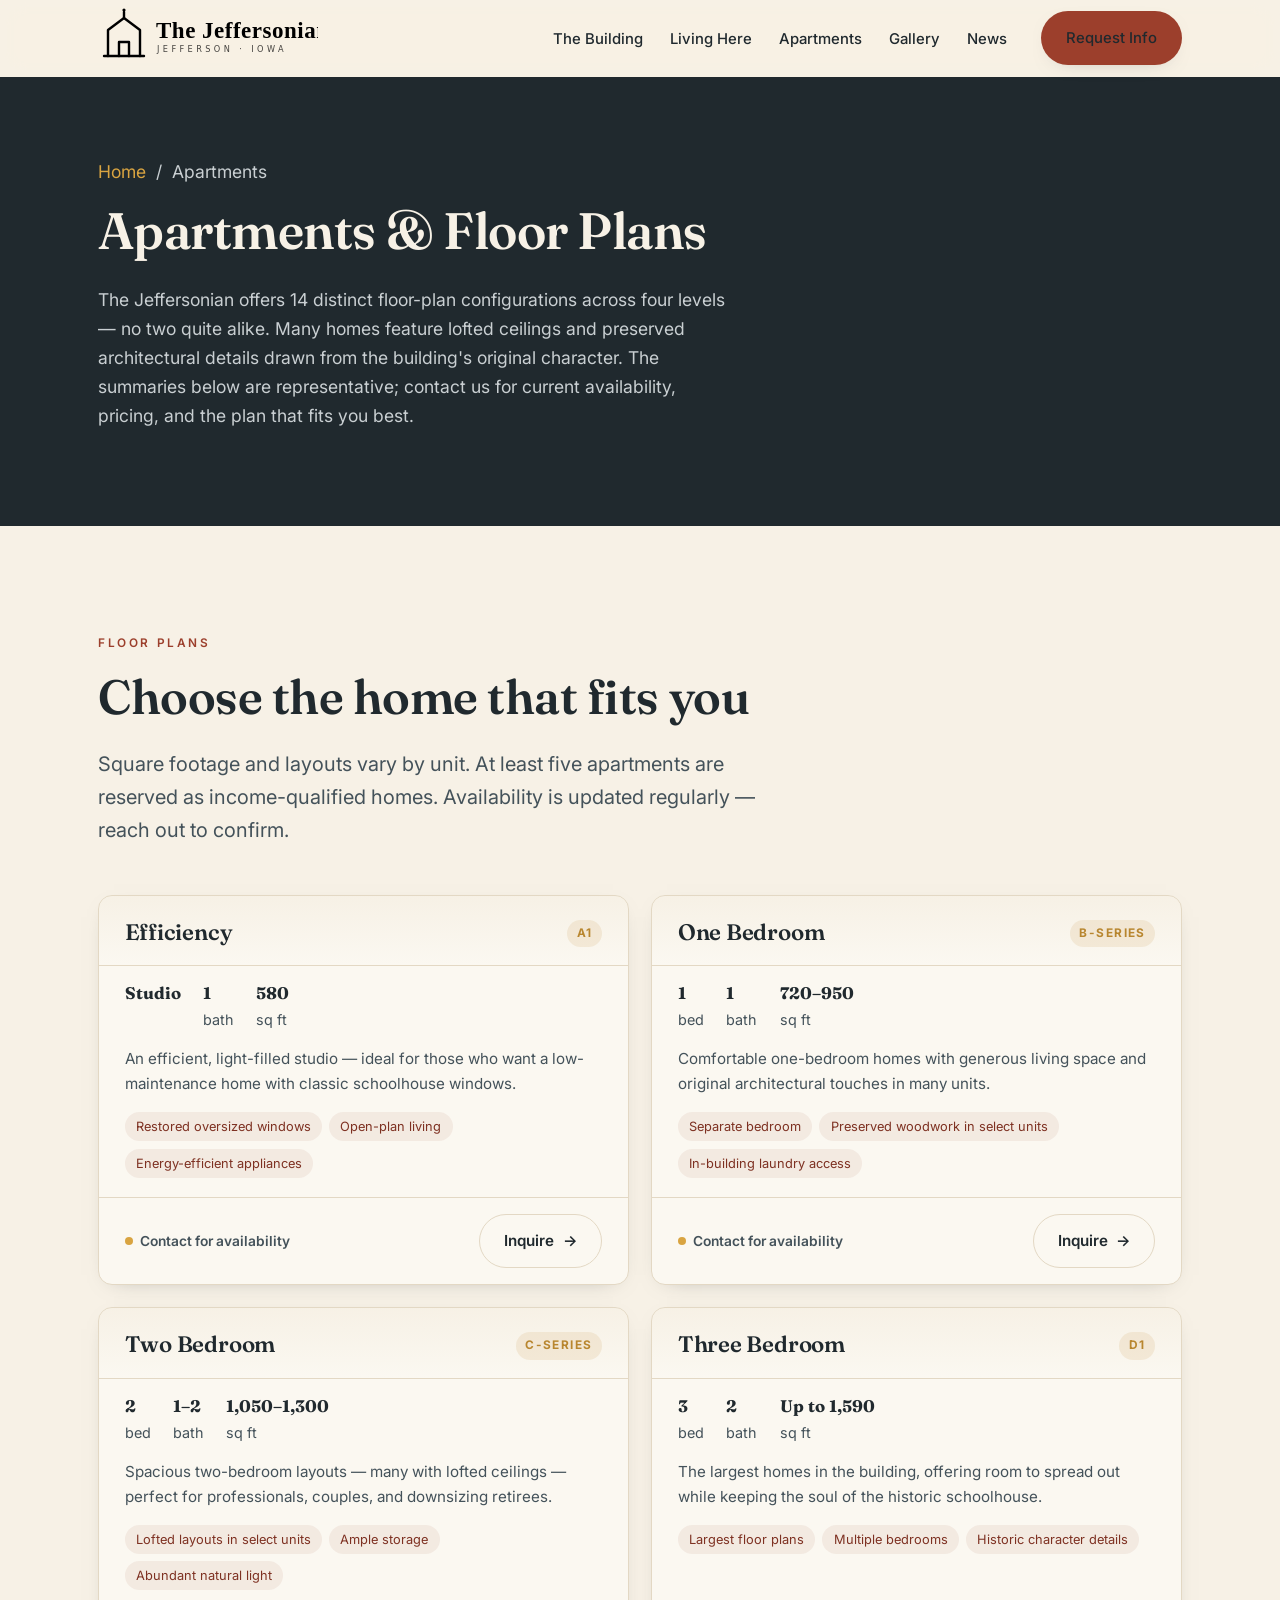
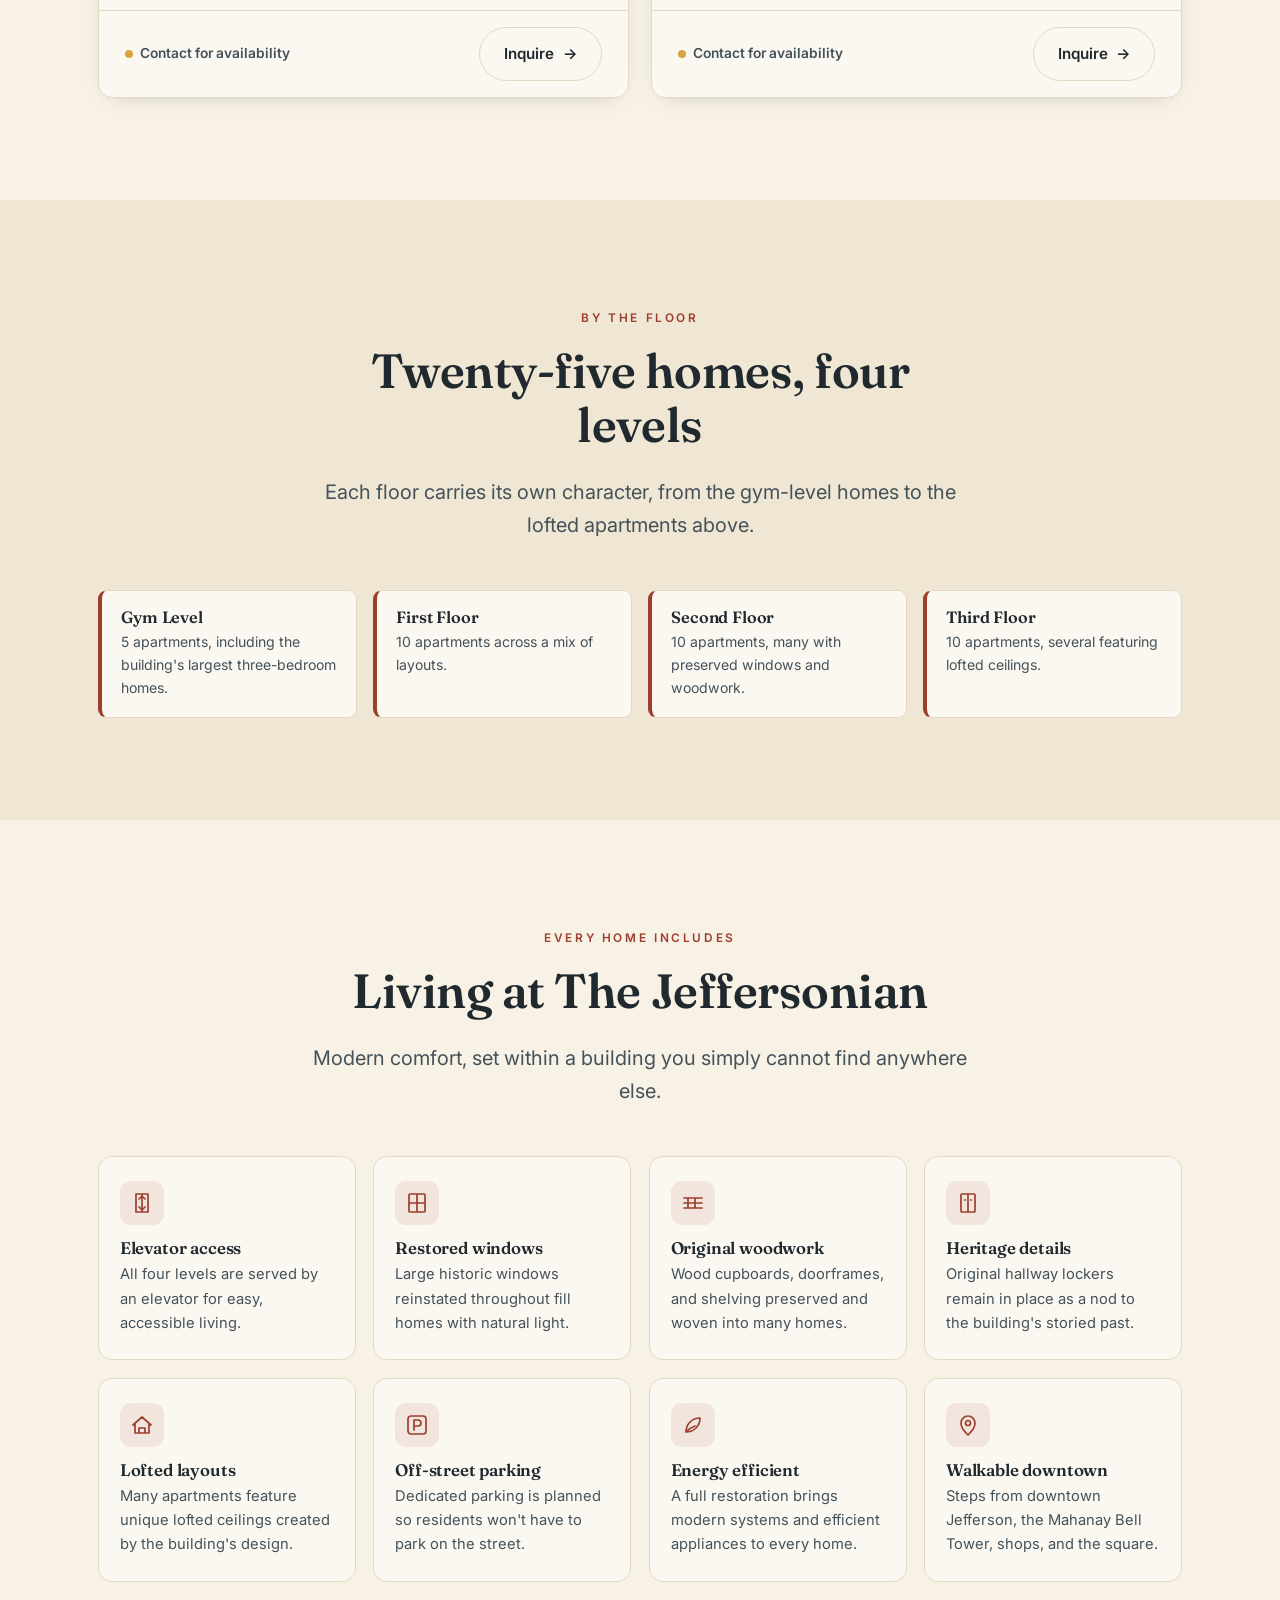
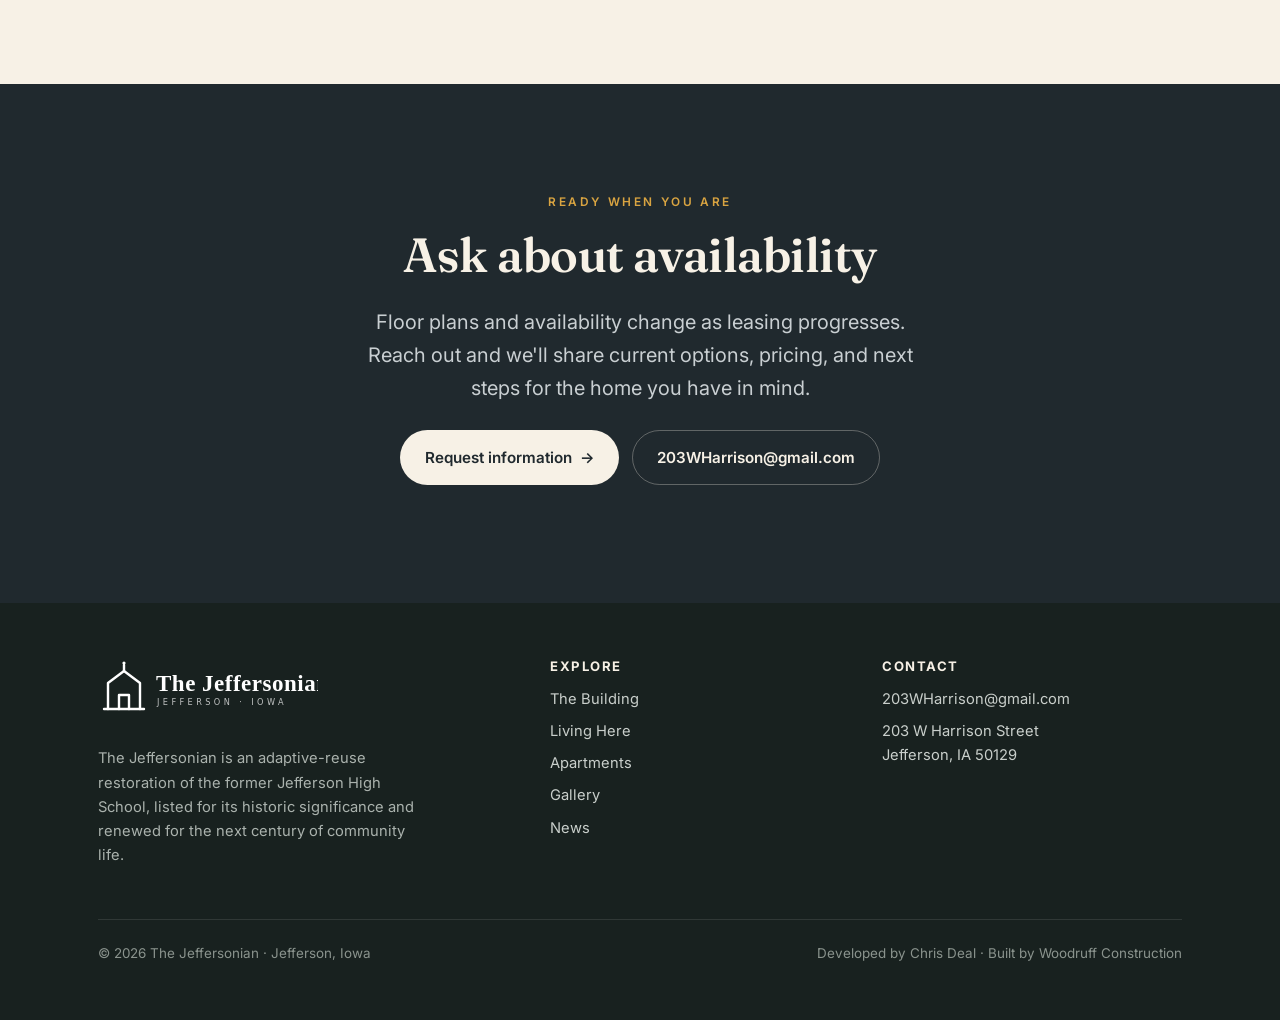
<file: apartments.html>
<!DOCTYPE html>
<html lang="en">
<head>
  <meta charset="UTF-8">
  <meta name="viewport" content="width=device-width, initial-scale=1.0">
  <title>Apartments &amp; Floor Plans — The Jeffersonian</title>
  <meta name="description" content="Explore the 25 apartments at The Jeffersonian — 14 distinct floor plans from efficiency studios to three-bedroom homes, inside a restored 1921 landmark in Jefferson, Iowa.">
  <link rel="icon" href="assets/favicon.svg" type="image/svg+xml">

  <meta property="og:type" content="website">
  <meta property="og:title" content="Apartments & Floor Plans — The Jeffersonian">
  <meta property="og:description" content="14 distinct floor plans from efficiency studios to three-bedroom homes inside a restored 1921 landmark.">
  <meta property="og:image" content="assets/building.svg">

  <link rel="preconnect" href="https://fonts.googleapis.com">
  <link rel="preconnect" href="https://fonts.gstatic.com" crossorigin>
  <link href="https://fonts.googleapis.com/css2?family=Fraunces:opsz,wght@9..144,400;9..144,500;9..144,600;9..144,700&family=Inter:wght@400;500;600;700&display=swap" rel="stylesheet">

  <link rel="stylesheet" href="styles/main.css">
</head>
<body data-page="apartments">

  <header class="site-header">
    <nav class="nav container" aria-label="Primary">
      <a class="brand" href="index.html" aria-label="The Jeffersonian — home">
        <img src="assets/logo.svg" alt="The Jeffersonian" width="220" height="64">
      </a>
      <button class="nav-toggle" aria-label="Toggle menu" aria-expanded="false" aria-controls="nav-links">
        <span></span><span></span><span></span>
      </button>
      <ul class="nav-links" id="nav-links">
        <li><a href="index.html#about">The Building</a></li>
        <li><a href="index.html#living">Living Here</a></li>
        <li><a href="apartments.html">Apartments</a></li>
        <li><a href="index.html#gallery">Gallery</a></li>
        <li><a href="index.html#news">News</a></li>
        <li class="nav-cta"><a class="btn btn--primary" href="index.html#contact">Request Info</a></li>
      </ul>
    </nav>
  </header>

  <main>
    <!-- Page hero -->
    <section class="page-hero">
      <div class="container">
        <p class="breadcrumb"><a href="index.html">Home</a> &nbsp;/&nbsp; Apartments</p>
        <h1>Apartments &amp; Floor Plans</h1>
        <p data-apartments="intro">The Jeffersonian offers 14 distinct floor-plan configurations across four levels — no two quite alike.</p>
      </div>
    </section>

    <!-- Unit types -->
    <section class="section">
      <div class="container">
        <div class="section-head">
          <span class="eyebrow">Floor Plans</span>
          <h2 class="section-title">Choose the home that fits you</h2>
          <p class="lead" data-apartments="note"></p>
        </div>
        <div class="unit-grid" data-apartments="grid"></div>
      </div>
    </section>

    <!-- Floors -->
    <section class="section section--parchment">
      <div class="container">
        <div class="section-head center">
          <span class="eyebrow">By the Floor</span>
          <h2 class="section-title">Twenty-five homes, four levels</h2>
          <p class="lead">Each floor carries its own character, from the gym-level homes to the lofted apartments above.</p>
        </div>
        <div class="floor-strip" data-apartments="floors"></div>
      </div>
    </section>

    <!-- Amenities recap -->
    <section class="section">
      <div class="container">
        <div class="section-head center">
          <span class="eyebrow">Every Home Includes</span>
          <h2 class="section-title" data-amenities="title">Living at The Jeffersonian</h2>
          <p class="lead" data-amenities="intro"></p>
        </div>
        <div class="amenity-grid" data-amenities="grid"></div>
      </div>
    </section>

    <!-- CTA -->
    <section class="section section--ink">
      <div class="container" style="text-align:center; max-width:680px;">
        <span class="eyebrow">Ready When You Are</span>
        <h2 class="section-title">Ask about availability</h2>
        <p class="lead" style="color:#c9cfd2">Floor plans and availability change as leasing progresses. Reach out and we'll share current options, pricing, and next steps for the home you have in mind.</p>
        <p style="margin-top:1.6rem;">
          <a class="btn btn--light" href="index.html#contact">Request information <span class="arrow">→</span></a>
          <a class="btn btn--ghost" style="border-color:rgba(247,241,230,0.3); color:var(--cream); margin-left:.5rem;" data-contact="email" href="mailto:203WHarrison@gmail.com">Email us</a>
        </p>
      </div>
    </section>
  </main>

  <footer class="site-footer">
    <div class="container">
      <div class="footer-grid">
        <div>
          <a class="brand" href="index.html" aria-label="The Jeffersonian"><img src="assets/logo.svg" alt="The Jeffersonian" width="220" height="64" style="filter:brightness(0) invert(1)"></a>
          <p class="footer-about" data-site="footerNote">The Jeffersonian is an adaptive-reuse restoration of the former Jefferson High School, renewed for the next century of community life.</p>
        </div>
        <div class="footer-col">
          <h4>Explore</h4>
          <ul>
            <li><a href="index.html#about">The Building</a></li>
            <li><a href="index.html#living">Living Here</a></li>
            <li><a href="apartments.html">Apartments</a></li>
            <li><a href="index.html#gallery">Gallery</a></li>
            <li><a href="index.html#news">News</a></li>
          </ul>
        </div>
        <div class="footer-col">
          <h4>Contact</h4>
          <ul>
            <li><a data-contact="email" href="mailto:203WHarrison@gmail.com">203WHarrison@gmail.com</a></li>
            <li data-contact="address" style="white-space:pre-line">203 W Harrison Street, Jefferson, IA 50129</li>
            <li><a data-social="facebook" href="#">Facebook</a></li>
            <li><a data-social="instagram" href="#">Instagram</a></li>
          </ul>
        </div>
      </div>
      <div class="footer-bottom">
        <span>© <span data-year>2026</span> The Jeffersonian · Jefferson, Iowa</span>
        <span>Developed by Chris Deal · Built by Woodruff Construction</span>
      </div>
    </div>
  </footer>

  <script src="scripts/main.js"></script>
</body>
</html>
</file>
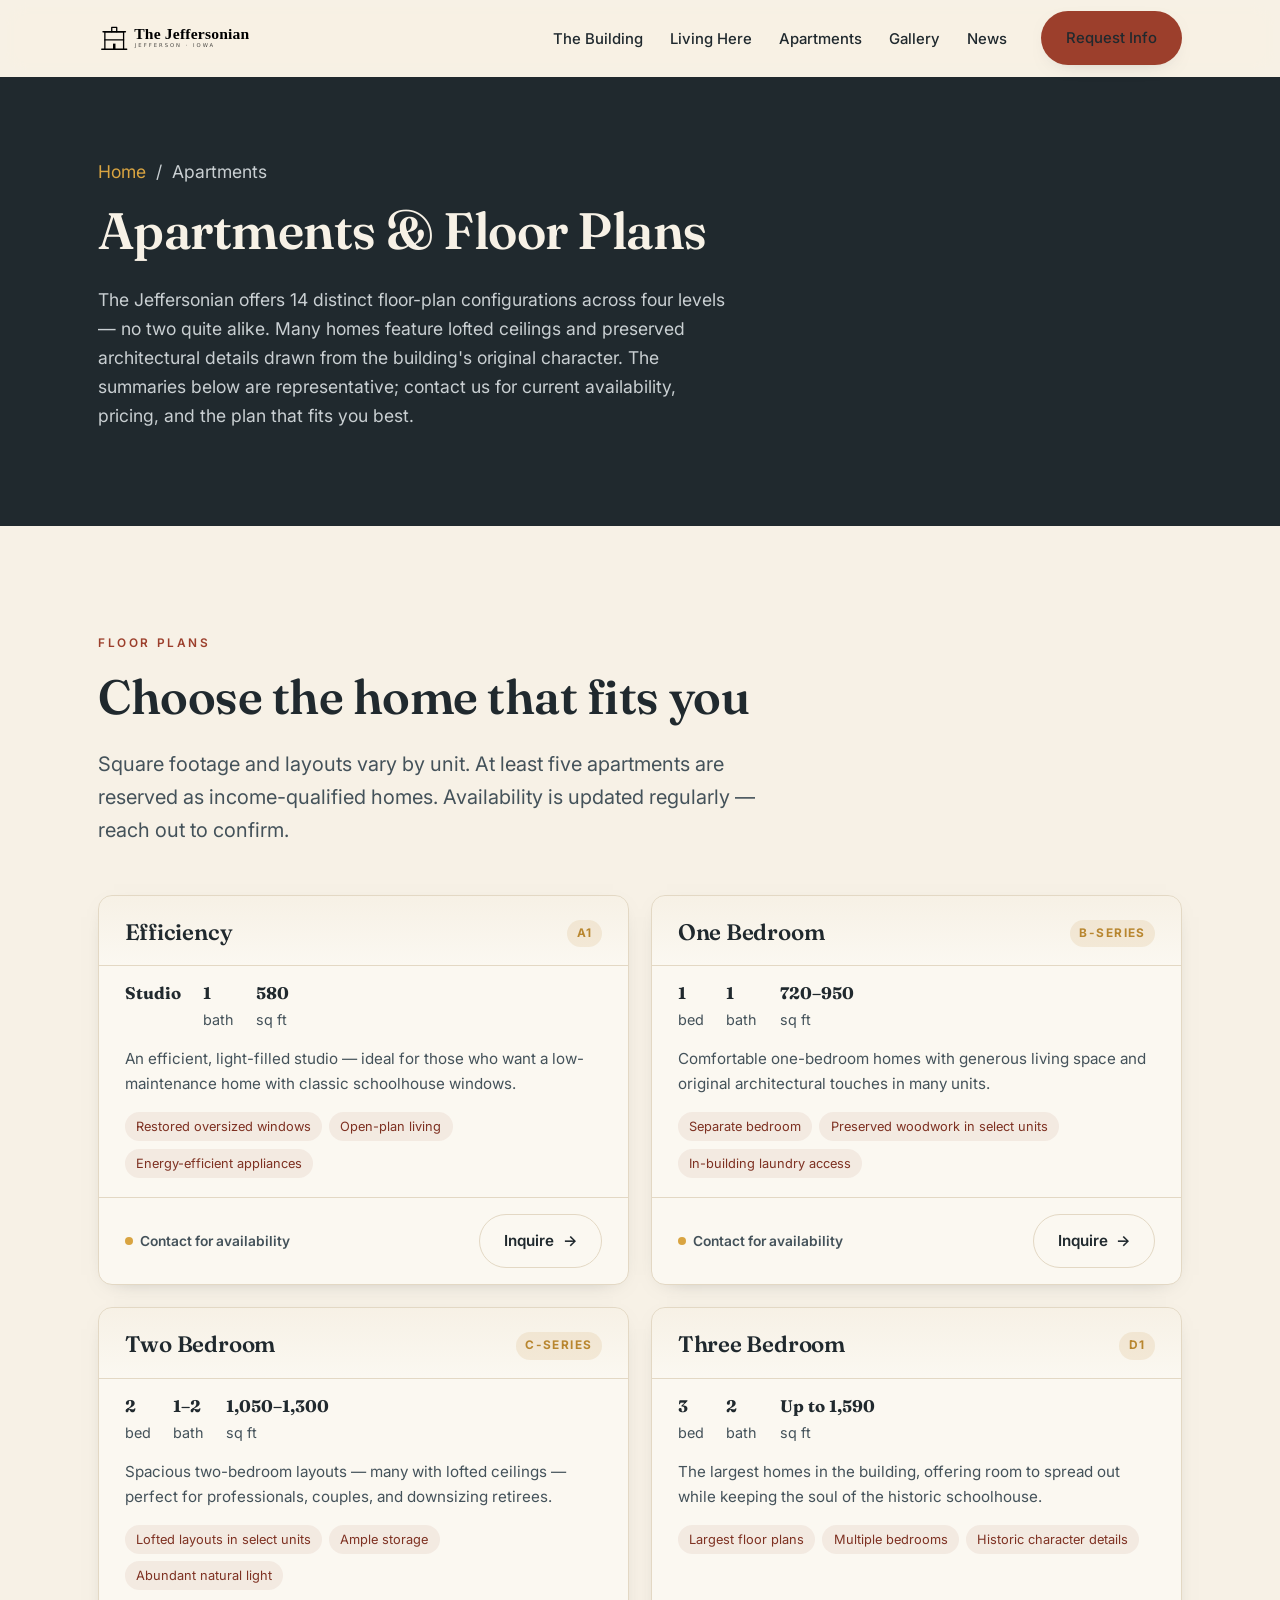
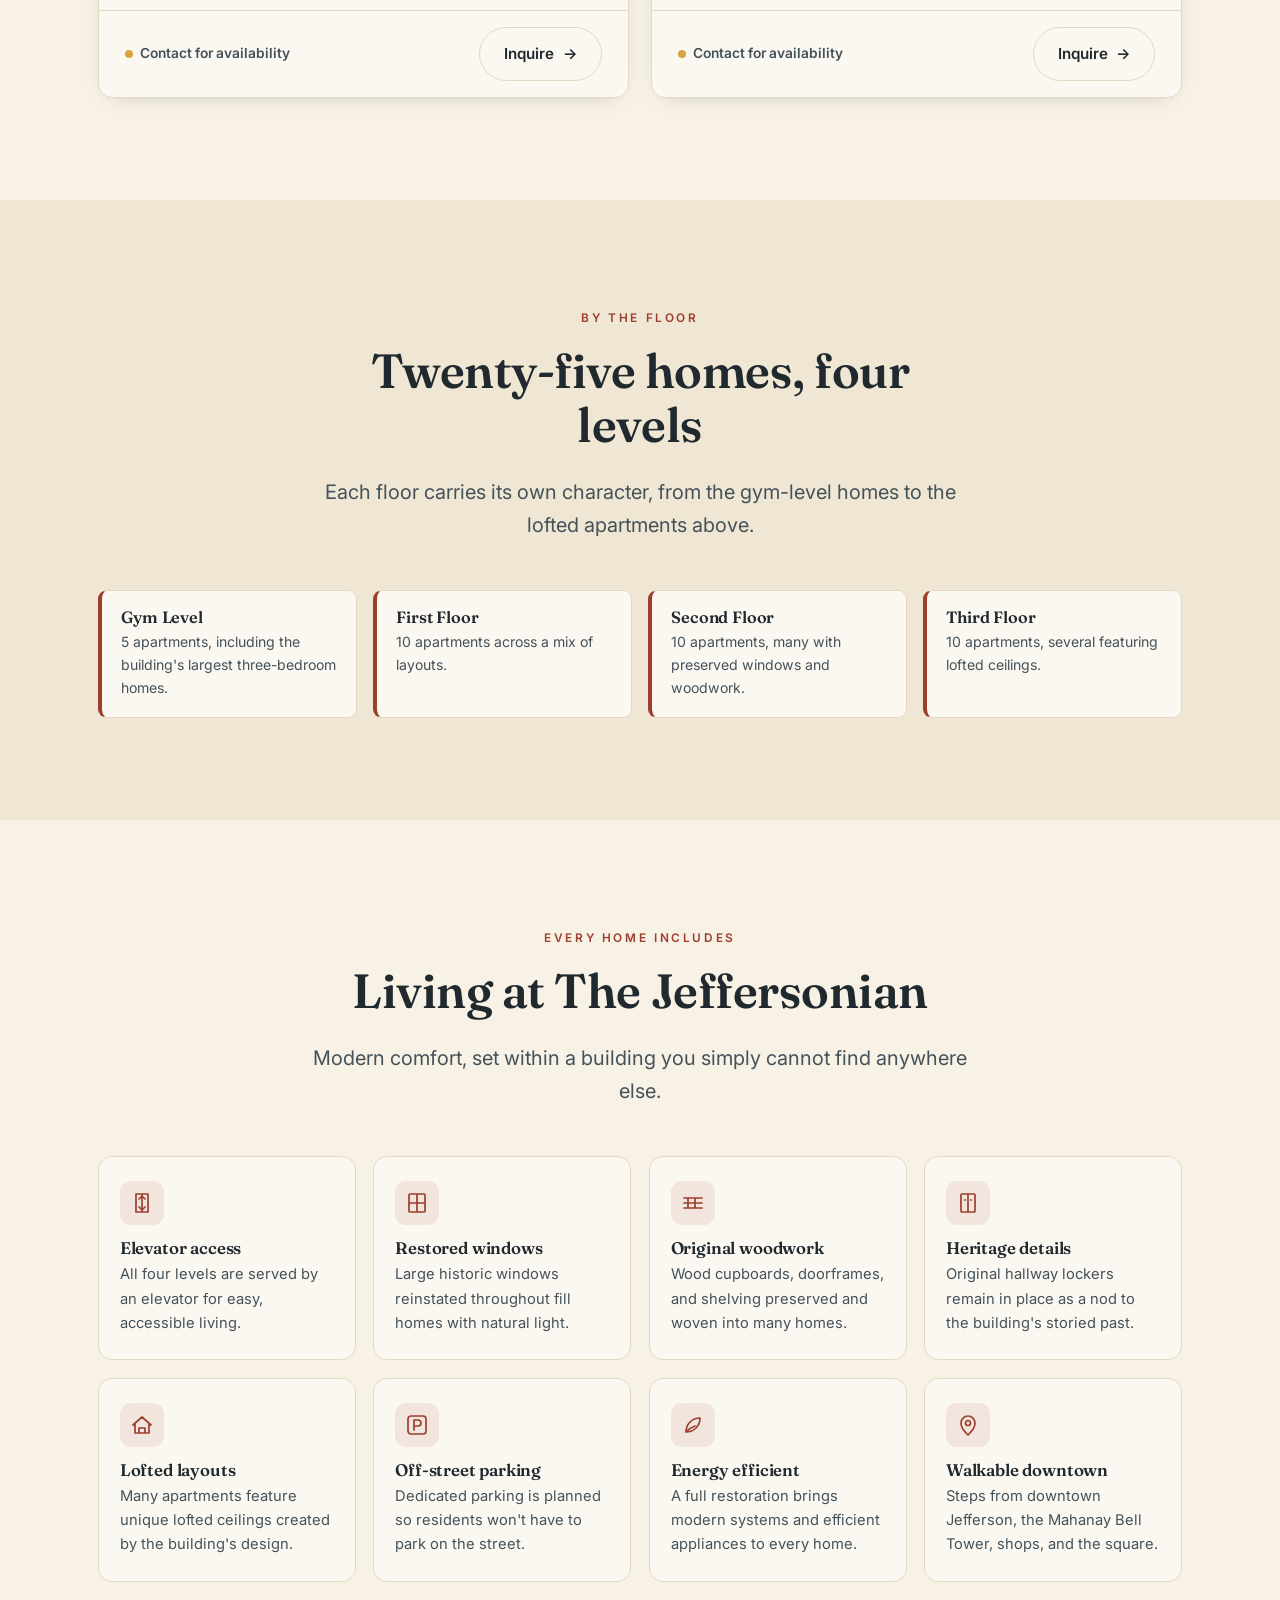
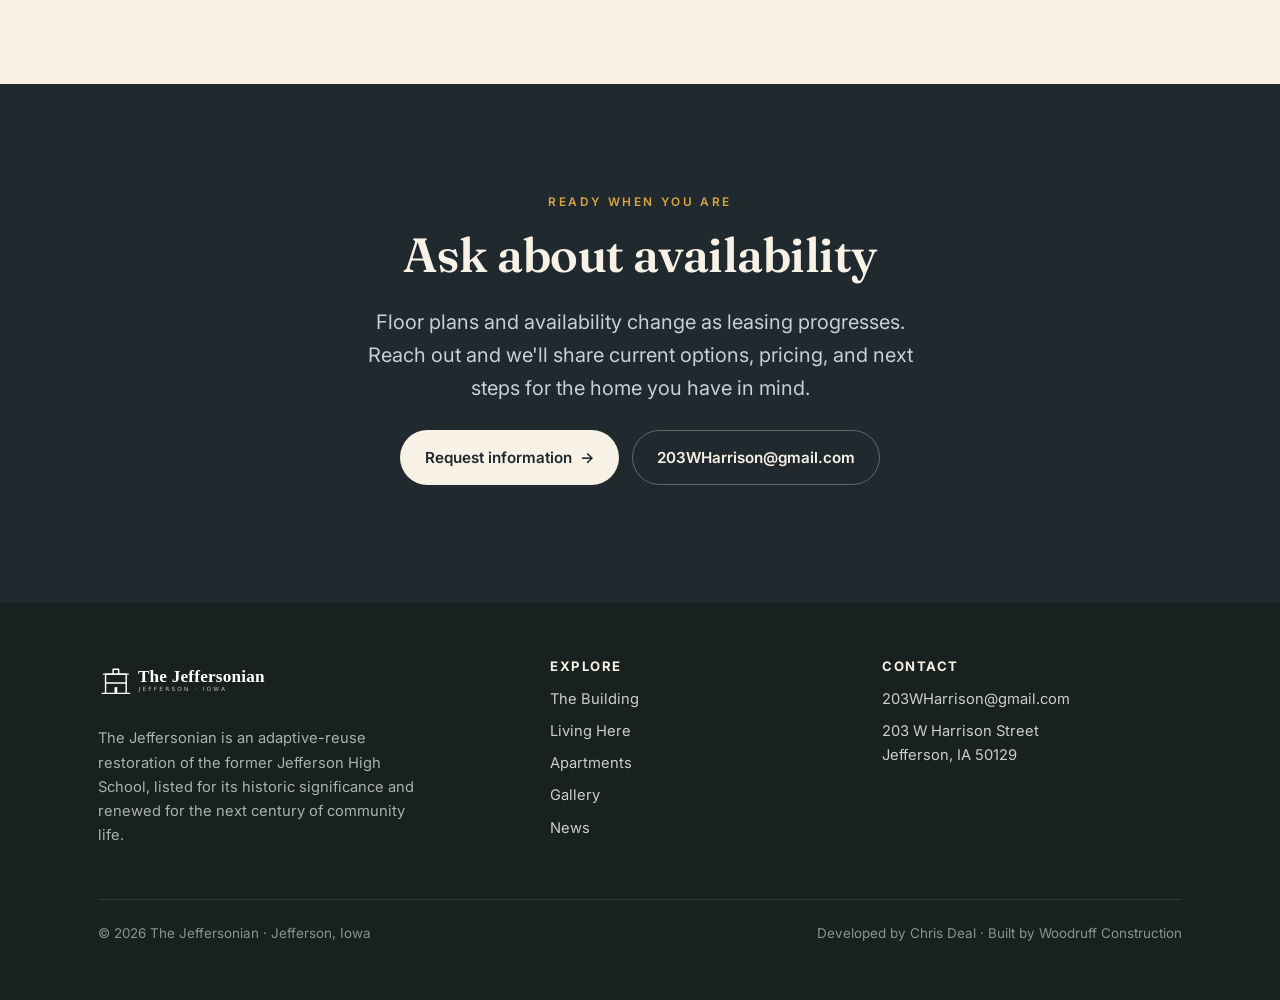
<file: public/apartments.html>
<!DOCTYPE html>
<html lang="en">
<head>
  <meta charset="UTF-8">
  <meta name="viewport" content="width=device-width, initial-scale=1.0">
  <title>Apartments &amp; Floor Plans — The Jeffersonian</title>
  <meta name="description" content="Explore the 25 apartments at The Jeffersonian — 14 distinct floor plans from efficiency studios to three-bedroom homes, inside a restored 1921 landmark in Jefferson, Iowa.">
  <link rel="icon" href="assets/favicon.svg" type="image/svg+xml">

  <meta property="og:type" content="website">
  <meta property="og:title" content="Apartments & Floor Plans — The Jeffersonian">
  <meta property="og:description" content="14 distinct floor plans from efficiency studios to three-bedroom homes inside a restored 1921 landmark.">
  <meta property="og:image" content="assets/building.svg">

  <link rel="preconnect" href="https://fonts.googleapis.com">
  <link rel="preconnect" href="https://fonts.gstatic.com" crossorigin>
  <link href="https://fonts.googleapis.com/css2?family=Fraunces:opsz,wght@9..144,400;9..144,500;9..144,600;9..144,700&family=Inter:wght@400;500;600;700&display=swap" rel="stylesheet">

  <link rel="stylesheet" href="styles/main.css">
</head>
<body data-page="apartments">

  <header class="site-header">
    <nav class="nav container" aria-label="Primary">
      <a class="brand" href="index.html" aria-label="The Jeffersonian — home">
        <img src="assets/logo.svg" alt="The Jeffersonian" width="330" height="64">
      </a>
      <button class="nav-toggle" aria-label="Toggle menu" aria-expanded="false" aria-controls="nav-links">
        <span></span><span></span><span></span>
      </button>
      <ul class="nav-links" id="nav-links">
        <li><a href="index.html#about">The Building</a></li>
        <li><a href="index.html#living">Living Here</a></li>
        <li><a href="apartments.html">Apartments</a></li>
        <li><a href="index.html#gallery">Gallery</a></li>
        <li><a href="index.html#news">News</a></li>
        <li class="nav-cta"><a class="btn btn--primary" href="index.html#contact">Request Info</a></li>
      </ul>
    </nav>
  </header>

  <main>
    <!-- Page hero -->
    <section class="page-hero">
      <div class="container">
        <p class="breadcrumb"><a href="index.html">Home</a> &nbsp;/&nbsp; Apartments</p>
        <h1>Apartments &amp; Floor Plans</h1>
        <p data-apartments="intro">The Jeffersonian offers 14 distinct floor-plan configurations across four levels — no two quite alike.</p>
      </div>
    </section>

    <!-- Unit types -->
    <section class="section">
      <div class="container">
        <div class="section-head">
          <span class="eyebrow">Floor Plans</span>
          <h2 class="section-title">Choose the home that fits you</h2>
          <p class="lead" data-apartments="note"></p>
        </div>
        <div class="unit-grid" data-apartments="grid"></div>
      </div>
    </section>

    <!-- Floors -->
    <section class="section section--parchment">
      <div class="container">
        <div class="section-head center">
          <span class="eyebrow">By the Floor</span>
          <h2 class="section-title">Twenty-five homes, four levels</h2>
          <p class="lead">Each floor carries its own character, from the gym-level homes to the lofted apartments above.</p>
        </div>
        <div class="floor-strip" data-apartments="floors"></div>
      </div>
    </section>

    <!-- Amenities recap -->
    <section class="section">
      <div class="container">
        <div class="section-head center">
          <span class="eyebrow">Every Home Includes</span>
          <h2 class="section-title" data-amenities="title">Living at The Jeffersonian</h2>
          <p class="lead" data-amenities="intro"></p>
        </div>
        <div class="amenity-grid" data-amenities="grid"></div>
      </div>
    </section>

    <!-- CTA -->
    <section class="section section--ink">
      <div class="container" style="text-align:center; max-width:680px;">
        <span class="eyebrow">Ready When You Are</span>
        <h2 class="section-title">Ask about availability</h2>
        <p class="lead" style="color:#c9cfd2">Floor plans and availability change as leasing progresses. Reach out and we'll share current options, pricing, and next steps for the home you have in mind.</p>
        <p style="margin-top:1.6rem;">
          <a class="btn btn--light" href="index.html#contact">Request information <span class="arrow">→</span></a>
          <a class="btn btn--ghost" style="border-color:rgba(247,241,230,0.3); color:var(--cream); margin-left:.5rem;" data-contact="email" href="mailto:203WHarrison@gmail.com">Email us</a>
        </p>
      </div>
    </section>
  </main>

  <footer class="site-footer">
    <div class="container">
      <div class="footer-grid">
        <div>
          <a class="brand" href="index.html" aria-label="The Jeffersonian"><img src="assets/logo.svg" alt="The Jeffersonian" width="330" height="64" style="filter:brightness(0) invert(1)"></a>
          <p class="footer-about" data-site="footerNote">The Jeffersonian is an adaptive-reuse restoration of the former Jefferson High School, renewed for the next century of community life.</p>
        </div>
        <div class="footer-col">
          <h4>Explore</h4>
          <ul>
            <li><a href="index.html#about">The Building</a></li>
            <li><a href="index.html#living">Living Here</a></li>
            <li><a href="apartments.html">Apartments</a></li>
            <li><a href="index.html#gallery">Gallery</a></li>
            <li><a href="index.html#news">News</a></li>
          </ul>
        </div>
        <div class="footer-col">
          <h4>Contact</h4>
          <ul>
            <li><a data-contact="email" href="mailto:203WHarrison@gmail.com">203WHarrison@gmail.com</a></li>
            <li data-contact="address" style="white-space:pre-line">203 W Harrison Street, Jefferson, IA 50129</li>
            <li><a data-social="facebook" href="#">Facebook</a></li>
            <li><a data-social="instagram" href="#">Instagram</a></li>
          </ul>
        </div>
      </div>
      <div class="footer-bottom">
        <span>© <span data-year>2026</span> The Jeffersonian · Jefferson, Iowa</span>
        <span>Developed by Chris Deal · Built by Woodruff Construction</span>
      </div>
    </div>
  </footer>

  <script src="scripts/main.js"></script>
</body>
</html>
</file>
<file: styles/main.css>
/* =====================================================================
   The Jeffersonian — main stylesheet
   A single design system for the whole site. Colors, type, and spacing
   are defined as variables at the top so they are easy to adjust.
   ===================================================================== */

:root {
  /* Brand palette */
  --ink: #20292e;          /* deep charcoal-navy text */
  --ink-soft: #44525a;     /* secondary text */
  --brick: #9c3f2c;        /* historic brick / primary accent */
  --brick-dark: #7e3122;
  --brass: #b8862f;        /* warm metallic accent */
  --brass-light: #d9a441;
  --cream: #f7f1e6;        /* page background */
  --paper: #fbf8f1;        /* card surfaces */
  --parchment: #f0e6d4;    /* alt sections */
  --line: #e3d8c4;         /* hairline borders */
  --white: #ffffff;

  /* Type */
  --serif: "Fraunces", Georgia, "Times New Roman", serif;
  --sans: "Inter", system-ui, -apple-system, Segoe UI, Roboto, sans-serif;

  /* Layout */
  --maxw: 1180px;
  --gutter: clamp(1.25rem, 4vw, 3rem);
  --radius: 14px;
  --radius-sm: 9px;
  --shadow: 0 18px 50px -28px rgba(32, 41, 46, 0.45);
  --shadow-sm: 0 6px 22px -16px rgba(32, 41, 46, 0.5);
  --ease: cubic-bezier(0.22, 1, 0.36, 1);
}

/* ---------- Reset & base ---------- */
*, *::before, *::after { box-sizing: border-box; }
html { scroll-behavior: smooth; -webkit-text-size-adjust: 100%; }
@media (prefers-reduced-motion: reduce) {
  html { scroll-behavior: auto; }
  * { animation-duration: 0.001ms !important; transition-duration: 0.001ms !important; }
}
body {
  margin: 0;
  font-family: var(--sans);
  color: var(--ink);
  background: var(--cream);
  line-height: 1.65;
  font-size: 1.02rem;
  -webkit-font-smoothing: antialiased;
  text-rendering: optimizeLegibility;
}
img, svg { max-width: 100%; display: block; }
a { color: var(--brick); text-decoration: none; transition: color 0.2s var(--ease); }
a:hover { color: var(--brick-dark); }
h1, h2, h3, h4 { font-family: var(--serif); font-weight: 600; line-height: 1.12; color: var(--ink); margin: 0 0 0.5em; letter-spacing: -0.01em; }
p { margin: 0 0 1rem; }
ul { margin: 0; padding: 0; }

/* ---------- Layout helpers ---------- */
.container { width: 100%; max-width: var(--maxw); margin-inline: auto; padding-inline: var(--gutter); }
.section { padding-block: clamp(3.5rem, 8vw, 6.5rem); }
.section--tight { padding-block: clamp(2.5rem, 5vw, 4rem); }
.section--parchment { background: var(--parchment); }
.section--ink { background: var(--ink); color: var(--cream); }
.section--ink h1, .section--ink h2, .section--ink h3 { color: var(--cream); }

.eyebrow {
  display: inline-block;
  font-family: var(--sans);
  font-size: 0.74rem;
  font-weight: 600;
  letter-spacing: 0.22em;
  text-transform: uppercase;
  color: var(--brick);
  margin-bottom: 1rem;
}
.section--ink .eyebrow { color: var(--brass-light); }
.section-head { max-width: 660px; margin-bottom: clamp(2rem, 4vw, 3rem); }
.section-head.center { margin-inline: auto; text-align: center; }
.section-title { font-size: clamp(1.9rem, 4.2vw, 3rem); }
.lead { font-size: clamp(1.05rem, 2vw, 1.25rem); color: var(--ink-soft); }

/* ---------- Buttons ---------- */
.btn {
  display: inline-flex; align-items: center; gap: 0.55rem;
  font-family: var(--sans); font-weight: 600; font-size: 0.95rem;
  padding: 0.85rem 1.5rem; border-radius: 999px; border: 1.5px solid transparent;
  cursor: pointer; transition: transform 0.2s var(--ease), background 0.2s var(--ease), color 0.2s var(--ease), box-shadow 0.2s var(--ease);
  white-space: nowrap;
}
.btn:hover { transform: translateY(-2px); }
.btn--primary { background: var(--brick); color: var(--white); box-shadow: var(--shadow-sm); }
.btn--primary:hover { background: var(--brick-dark); color: var(--white); }
.btn--ghost { background: transparent; color: var(--ink); border-color: var(--line); }
.btn--ghost:hover { border-color: var(--brick); color: var(--brick); }
.btn--light { background: var(--cream); color: var(--ink); }
.btn--light:hover { background: var(--white); color: var(--ink); }
.btn .arrow { transition: transform 0.2s var(--ease); }
.btn:hover .arrow { transform: translateX(3px); }

/* ---------- Header / nav ---------- */
.site-header {
  position: sticky; top: 0; z-index: 60;
  background: rgba(247, 241, 230, 0.82);
  backdrop-filter: saturate(180%) blur(12px);
  -webkit-backdrop-filter: saturate(180%) blur(12px);
  border-bottom: 1px solid transparent;
  transition: background 0.3s var(--ease), border-color 0.3s var(--ease), box-shadow 0.3s var(--ease);
}
.site-header.scrolled { border-bottom-color: var(--line); box-shadow: 0 8px 30px -24px rgba(32,41,46,0.6); }
.nav { display: flex; align-items: center; justify-content: space-between; gap: 1rem; height: 76px; transition: height 0.3s var(--ease); }
.site-header.scrolled .nav { height: 64px; }
.brand { color: var(--ink); display: inline-flex; align-items: center; }
.brand svg { height: 40px; width: auto; transition: height 0.3s var(--ease); }
.site-header.scrolled .brand svg { height: 34px; }
.nav-links { list-style: none; display: flex; align-items: center; gap: 1.7rem; }
.nav-links a { color: var(--ink); font-size: 0.93rem; font-weight: 500; position: relative; }
.nav-links a::after { content: ""; position: absolute; left: 0; bottom: -5px; width: 0; height: 2px; background: var(--brick); transition: width 0.25s var(--ease); }
.nav-links a:hover::after { width: 100%; }
.nav-cta { margin-left: 0.4rem; }
.nav-toggle { display: none; background: none; border: 0; cursor: pointer; padding: 0.4rem; }
.nav-toggle span { display: block; width: 26px; height: 2px; background: var(--ink); margin: 6px 0; transition: transform 0.3s var(--ease), opacity 0.3s var(--ease); }
.nav-toggle[aria-expanded="true"] span:nth-child(1) { transform: translateY(8px) rotate(45deg); }
.nav-toggle[aria-expanded="true"] span:nth-child(2) { opacity: 0; }
.nav-toggle[aria-expanded="true"] span:nth-child(3) { transform: translateY(-8px) rotate(-45deg); }

/* ---------- Hero ---------- */
.hero { position: relative; overflow: hidden; background: linear-gradient(160deg, #fbf6ec 0%, #f1e3cd 100%); }
.hero::before {
  content: ""; position: absolute; inset: 0;
  background-image: radial-gradient(circle at 1px 1px, rgba(124, 70, 50, 0.12) 1px, transparent 0);
  background-size: 22px 22px; opacity: 0.5; pointer-events: none;
}
.hero-grid { display: grid; grid-template-columns: 1.05fr 0.95fr; gap: clamp(1.5rem, 4vw, 3.5rem); align-items: center; padding-block: clamp(3rem, 7vw, 5.5rem); position: relative; }
.hero-copy { max-width: 560px; }
.hero h1 { font-size: clamp(2.4rem, 6vw, 4rem); margin-bottom: 0.5em; }
.hero .lead { font-size: clamp(1.08rem, 2.2vw, 1.3rem); margin-bottom: 1.8rem; }
.hero-actions { display: flex; flex-wrap: wrap; gap: 0.85rem; }
.hero-art { position: relative; }
.hero-art .frame {
  border-radius: var(--radius); overflow: hidden; box-shadow: var(--shadow);
  border: 1px solid rgba(124,70,50,0.12); background: var(--paper);
  transform: rotate(0.6deg);
}
.hero-art .frame img { width: 100%; height: auto; }
.hero-badge {
  position: absolute; left: -14px; bottom: 26px; background: var(--ink); color: var(--cream);
  padding: 0.7rem 1.1rem; border-radius: 12px; box-shadow: var(--shadow);
  font-size: 0.85rem; line-height: 1.3; max-width: 220px;
}
.hero-badge strong { color: var(--brass-light); font-family: var(--serif); font-size: 1.05rem; display: block; }

/* ---------- Stats ---------- */
.stats { display: grid; grid-template-columns: repeat(4, 1fr); gap: 1.5rem; }
.stat { text-align: center; padding: 1.4rem 0.5rem; border-right: 1px solid var(--line); }
.stat:last-child { border-right: 0; }
.stat .num { font-family: var(--serif); font-size: clamp(1.8rem, 4vw, 2.7rem); color: var(--brick); line-height: 1; margin-bottom: 0.35rem; }
.stat .lbl { font-size: 0.86rem; color: var(--ink-soft); letter-spacing: 0.01em; }

/* ---------- About / highlights ---------- */
.about-grid { display: grid; grid-template-columns: 1.1fr 0.9fr; gap: clamp(2rem, 5vw, 4rem); align-items: start; }
.about-body p { color: var(--ink-soft); }
.highlights { display: grid; gap: 1rem; }
.highlight { background: var(--paper); border: 1px solid var(--line); border-radius: var(--radius); padding: 1.3rem 1.4rem; box-shadow: var(--shadow-sm); }
.highlight h3 { font-size: 1.12rem; margin-bottom: 0.3rem; }
.highlight p { margin: 0; color: var(--ink-soft); font-size: 0.96rem; }

/* ---------- Amenities ---------- */
.amenity-grid { display: grid; grid-template-columns: repeat(4, 1fr); gap: 1.1rem; }
.amenity { background: var(--paper); border: 1px solid var(--line); border-radius: var(--radius); padding: 1.5rem 1.3rem; transition: transform 0.25s var(--ease), box-shadow 0.25s var(--ease); }
.amenity:hover { transform: translateY(-4px); box-shadow: var(--shadow); }
.amenity .ico { width: 44px; height: 44px; border-radius: 11px; background: rgba(156,63,44,0.1); color: var(--brick); display: grid; place-items: center; margin-bottom: 0.9rem; }
.amenity .ico svg { width: 24px; height: 24px; }
.amenity h3 { font-size: 1.05rem; margin-bottom: 0.25rem; }
.amenity p { margin: 0; font-size: 0.92rem; color: var(--ink-soft); }

/* ---------- Apartment / unit cards ---------- */
.unit-grid { display: grid; grid-template-columns: repeat(2, 1fr); gap: 1.4rem; }
.unit-card { background: var(--paper); border: 1px solid var(--line); border-radius: var(--radius); overflow: hidden; box-shadow: var(--shadow-sm); display: flex; flex-direction: column; transition: transform 0.25s var(--ease), box-shadow 0.25s var(--ease); }
.unit-card:hover { transform: translateY(-4px); box-shadow: var(--shadow); }
.unit-top { padding: 1.5rem 1.6rem 1.1rem; border-bottom: 1px solid var(--line); display: flex; justify-content: space-between; align-items: flex-start; gap: 1rem; background: linear-gradient(180deg, rgba(240,230,212,0.4), transparent); }
.unit-top h3 { font-size: 1.4rem; margin: 0; }
.unit-id { font-size: 0.74rem; font-weight: 700; letter-spacing: 0.12em; text-transform: uppercase; color: var(--brass); background: rgba(184,134,47,0.12); padding: 0.25rem 0.6rem; border-radius: 999px; white-space: nowrap; }
.unit-meta { display: flex; gap: 1.4rem; padding: 0.9rem 1.6rem; font-size: 0.9rem; color: var(--ink-soft); flex-wrap: wrap; }
.unit-meta span strong { color: var(--ink); font-family: var(--serif); font-size: 1.05rem; display: block; }
.unit-body { padding: 0 1.6rem 1.2rem; }
.unit-body p { color: var(--ink-soft); font-size: 0.95rem; }
.unit-features { list-style: none; display: flex; flex-wrap: wrap; gap: 0.45rem; margin-top: 0.4rem; }
.unit-features li { font-size: 0.8rem; color: var(--brick-dark); background: rgba(156,63,44,0.08); border-radius: 999px; padding: 0.25rem 0.7rem; }
.unit-foot { margin-top: auto; padding: 1rem 1.6rem; border-top: 1px solid var(--line); display: flex; align-items: center; justify-content: space-between; gap: 1rem; }
.unit-avail { font-size: 0.86rem; font-weight: 600; color: var(--ink-soft); display: inline-flex; align-items: center; gap: 0.45rem; }
.unit-avail::before { content: ""; width: 8px; height: 8px; border-radius: 50%; background: var(--brass-light); }

/* Floors strip */
.floor-strip { display: grid; grid-template-columns: repeat(4, 1fr); gap: 1rem; margin-top: 2rem; }
.floor { background: var(--paper); border: 1px solid var(--line); border-left: 4px solid var(--brick); border-radius: var(--radius-sm); padding: 1.1rem 1.2rem; }
.floor h4 { margin: 0 0 0.2rem; font-size: 1.02rem; }
.floor p { margin: 0; font-size: 0.88rem; color: var(--ink-soft); }

/* ---------- Timeline ---------- */
.timeline { position: relative; margin-top: 1.5rem; padding-left: 0; }
.timeline::before { content: ""; position: absolute; left: 11px; top: 6px; bottom: 6px; width: 2px; background: linear-gradient(var(--brass-light), var(--line)); }
.tl-item { position: relative; padding: 0 0 1.7rem 2.4rem; }
.tl-item::before { content: ""; position: absolute; left: 4px; top: 4px; width: 16px; height: 16px; border-radius: 50%; background: var(--paper); border: 3px solid var(--brick); }
.tl-date { font-family: var(--sans); font-size: 0.78rem; font-weight: 700; letter-spacing: 0.1em; text-transform: uppercase; color: var(--brass); }
.tl-item h3 { font-size: 1.18rem; margin: 0.2rem 0 0.25rem; }
.tl-item p { margin: 0; color: var(--ink-soft); font-size: 0.95rem; }
.section--ink .tl-item::before { background: var(--ink); }
.section--ink .tl-item p { color: #c9cfd2; }
.section--ink .tl-date { color: var(--brass-light); }

/* ---------- Gallery ---------- */
.gallery { columns: 3; column-gap: 1rem; }
.gallery figure { margin: 0 0 1rem; break-inside: avoid; border-radius: var(--radius); overflow: hidden; cursor: pointer; position: relative; box-shadow: var(--shadow-sm); border: 1px solid var(--line); }
.gallery img { width: 100%; height: auto; display: block; transition: transform 0.5s var(--ease); }
.gallery figure:hover img { transform: scale(1.05); }
.gallery figcaption { position: absolute; inset: auto 0 0 0; padding: 1.4rem 1rem 0.8rem; color: #fff; font-size: 0.86rem; background: linear-gradient(transparent, rgba(20,20,20,0.7)); opacity: 0; transform: translateY(8px); transition: opacity 0.3s var(--ease), transform 0.3s var(--ease); }
.gallery figure:hover figcaption { opacity: 1; transform: translateY(0); }

/* Lightbox */
.lightbox { position: fixed; inset: 0; z-index: 100; background: rgba(20,24,26,0.92); display: none; align-items: center; justify-content: center; padding: 5vw; }
.lightbox.open { display: flex; animation: fade 0.25s var(--ease); }
.lightbox img { max-width: 92vw; max-height: 82vh; border-radius: 10px; box-shadow: 0 30px 80px rgba(0,0,0,0.5); }
.lightbox figcaption { position: absolute; bottom: 6vh; left: 0; right: 0; text-align: center; color: #eee; font-size: 0.95rem; }
.lightbox .lb-close, .lightbox .lb-nav { position: absolute; background: rgba(255,255,255,0.12); border: 0; color: #fff; width: 48px; height: 48px; border-radius: 50%; cursor: pointer; font-size: 1.4rem; display: grid; place-items: center; transition: background 0.2s; }
.lightbox .lb-close:hover, .lightbox .lb-nav:hover { background: rgba(255,255,255,0.25); }
.lightbox .lb-close { top: 4vh; right: 4vw; }
.lightbox .lb-prev { left: 3vw; top: 50%; transform: translateY(-50%); }
.lightbox .lb-next { right: 3vw; top: 50%; transform: translateY(-50%); }
@keyframes fade { from { opacity: 0; } to { opacity: 1; } }

/* ---------- FAQ accordion ---------- */
.faq { max-width: 820px; margin-inline: auto; }
.faq-item { border-bottom: 1px solid var(--line); }
.faq-q { width: 100%; text-align: left; background: none; border: 0; cursor: pointer; padding: 1.25rem 0; display: flex; justify-content: space-between; align-items: center; gap: 1rem; font-family: var(--serif); font-size: 1.15rem; color: var(--ink); }
.faq-q .pm { flex: none; width: 26px; height: 26px; position: relative; }
.faq-q .pm::before, .faq-q .pm::after { content: ""; position: absolute; background: var(--brick); border-radius: 2px; inset: 0; margin: auto; }
.faq-q .pm::before { width: 16px; height: 2px; }
.faq-q .pm::after { width: 2px; height: 16px; transition: transform 0.25s var(--ease); }
.faq-item.open .pm::after { transform: rotate(90deg); opacity: 0; }
.faq-a { overflow: hidden; max-height: 0; transition: max-height 0.35s var(--ease); }
.faq-a-inner { padding: 0 0 1.25rem; color: var(--ink-soft); }

/* ---------- Updates ---------- */
.updates-grid { display: grid; grid-template-columns: repeat(3, 1fr); gap: 1.4rem; }
.update-card { background: var(--paper); border: 1px solid var(--line); border-radius: var(--radius); padding: 1.5rem; box-shadow: var(--shadow-sm); transition: transform 0.25s var(--ease); }
.update-card:hover { transform: translateY(-4px); }
.update-card time { font-size: 0.8rem; font-weight: 600; letter-spacing: 0.08em; text-transform: uppercase; color: var(--brass); }
.update-card h3 { font-size: 1.2rem; margin: 0.5rem 0 0.4rem; }
.update-card p { margin: 0; color: var(--ink-soft); font-size: 0.95rem; }

/* ---------- Contact ---------- */
.contact-grid { display: grid; grid-template-columns: 1fr 1fr; gap: clamp(1.5rem, 4vw, 3rem); align-items: stretch; }
.contact-info { display: flex; flex-direction: column; gap: 1.1rem; }
.contact-card { background: rgba(247,241,230,0.06); border: 1px solid rgba(247,241,230,0.16); border-radius: var(--radius); padding: 1.3rem 1.4rem; }
.contact-card .k { font-size: 0.78rem; letter-spacing: 0.12em; text-transform: uppercase; color: var(--brass-light); margin-bottom: 0.3rem; }
.contact-card .v { font-size: 1.1rem; font-family: var(--serif); }
.contact-card .v a { color: var(--cream); }
.contact-card .v a:hover { color: var(--brass-light); }
.map-embed { border: 0; width: 100%; height: 220px; border-radius: var(--radius); filter: grayscale(0.2) contrast(1.05); }

.form { background: var(--paper); border-radius: var(--radius); padding: clamp(1.4rem, 3vw, 2rem); box-shadow: var(--shadow); border: 1px solid var(--line); }
.form .row { display: grid; grid-template-columns: 1fr 1fr; gap: 1rem; }
.field { margin-bottom: 1rem; }
.field label { display: block; font-size: 0.84rem; font-weight: 600; color: var(--ink); margin-bottom: 0.35rem; }
.field input, .field select, .field textarea {
  width: 100%; padding: 0.75rem 0.9rem; border: 1.5px solid var(--line); border-radius: var(--radius-sm);
  font-family: var(--sans); font-size: 0.96rem; color: var(--ink); background: var(--white);
  transition: border-color 0.2s var(--ease), box-shadow 0.2s var(--ease);
}
.field input:focus, .field select:focus, .field textarea:focus { outline: 0; border-color: var(--brick); box-shadow: 0 0 0 3px rgba(156,63,44,0.12); }
.field textarea { resize: vertical; min-height: 110px; }
.form .btn { width: 100%; justify-content: center; margin-top: 0.4rem; }
.form-note { font-size: 0.82rem; color: var(--ink-soft); margin-top: 0.8rem; text-align: center; }
.form-status { margin-top: 0.8rem; font-size: 0.9rem; font-weight: 600; text-align: center; }
.form-status.ok { color: #2e7d4f; }
.form-status.err { color: var(--brick); }
.hp { position: absolute; left: -9999px; opacity: 0; }

/* ---------- Footer ---------- */
.site-footer { background: #18211f; color: #c9cfcb; padding-block: clamp(2.5rem, 5vw, 3.5rem); font-size: 0.92rem; }
.footer-grid { display: grid; grid-template-columns: 1.4fr 1fr 1fr; gap: 2rem; align-items: start; }
.site-footer .brand svg { height: 44px; color: var(--cream); }
.footer-about { max-width: 320px; margin-top: 1rem; color: #aab2ad; }
.footer-col h4 { color: var(--cream); font-size: 0.82rem; letter-spacing: 0.12em; text-transform: uppercase; font-family: var(--sans); font-weight: 700; margin-bottom: 0.8rem; }
.footer-col ul { list-style: none; display: grid; gap: 0.5rem; }
.footer-col a { color: #c9cfcb; }
.footer-col a:hover { color: var(--brass-light); }
.footer-bottom { border-top: 1px solid rgba(255,255,255,0.1); margin-top: 2.2rem; padding-top: 1.4rem; display: flex; justify-content: space-between; flex-wrap: wrap; gap: 0.6rem; color: #8a938d; font-size: 0.84rem; }

/* ---------- Page hero (sub pages) ---------- */
.page-hero { background: var(--ink); color: var(--cream); padding-block: clamp(3rem, 7vw, 5rem); }
.page-hero h1 { color: var(--cream); font-size: clamp(2rem, 5vw, 3.2rem); }
.page-hero p { color: #c9cfd2; max-width: 640px; font-size: 1.1rem; }
.breadcrumb { font-size: 0.85rem; color: var(--brass-light); margin-bottom: 1rem; }
.breadcrumb a { color: var(--brass-light); }

/* ---------- Reveal animation ---------- */
.reveal { opacity: 0; transform: translateY(22px); transition: opacity 0.7s var(--ease), transform 0.7s var(--ease); }
.reveal.in { opacity: 1; transform: none; }

/* ---------- Responsive ---------- */
@media (max-width: 960px) {
  .hero-grid { grid-template-columns: 1fr; }
  .hero-art { order: -1; max-width: 480px; }
  .about-grid { grid-template-columns: 1fr; }
  .amenity-grid { grid-template-columns: repeat(2, 1fr); }
  .updates-grid { grid-template-columns: 1fr; }
  .contact-grid { grid-template-columns: 1fr; }
  .gallery { columns: 2; }
  .footer-grid { grid-template-columns: 1fr 1fr; }
}
@media (max-width: 720px) {
  .nav-links {
    position: fixed; inset: 76px 0 auto 0; flex-direction: column; align-items: stretch;
    background: var(--cream); border-bottom: 1px solid var(--line); padding: 1rem var(--gutter) 1.5rem;
    gap: 0.3rem; transform: translateY(-130%); transition: transform 0.35s var(--ease); box-shadow: var(--shadow);
  }
  .nav-links.open { transform: translateY(0); }
  .nav-links a { padding: 0.7rem 0; border-bottom: 1px solid var(--line); }
  .nav-links a::after { display: none; }
  .nav-links .nav-cta { margin: 0.6rem 0 0; }
  .nav-toggle { display: block; }
  .stats { grid-template-columns: repeat(2, 1fr); }
  .stat:nth-child(2) { border-right: 0; }
  .unit-grid { grid-template-columns: 1fr; }
  .floor-strip { grid-template-columns: 1fr 1fr; }
  .amenity-grid { grid-template-columns: 1fr 1fr; }
  .form .row { grid-template-columns: 1fr; }
  .footer-grid { grid-template-columns: 1fr; }
}
@media (max-width: 460px) {
  .gallery { columns: 1; }
  .amenity-grid { grid-template-columns: 1fr; }
}
</file>
<file: public/styles/main.css>
/* =====================================================================
   The Jeffersonian — main stylesheet
   A single design system for the whole site. Colors, type, and spacing
   are defined as variables at the top so they are easy to adjust.
   ===================================================================== */

:root {
  /* Brand palette */
  --ink: #20292e;          /* deep charcoal-navy text */
  --ink-soft: #44525a;     /* secondary text */
  --brick: #9c3f2c;        /* historic brick / primary accent */
  --brick-dark: #7e3122;
  --brass: #b8862f;        /* warm metallic accent */
  --brass-light: #d9a441;
  --cream: #f7f1e6;        /* page background */
  --paper: #fbf8f1;        /* card surfaces */
  --parchment: #f0e6d4;    /* alt sections */
  --line: #e3d8c4;         /* hairline borders */
  --white: #ffffff;

  /* Type */
  --serif: "Fraunces", Georgia, "Times New Roman", serif;
  --sans: "Inter", system-ui, -apple-system, Segoe UI, Roboto, sans-serif;

  /* Layout */
  --maxw: 1180px;
  --gutter: clamp(1.25rem, 4vw, 3rem);
  --radius: 14px;
  --radius-sm: 9px;
  --shadow: 0 18px 50px -28px rgba(32, 41, 46, 0.45);
  --shadow-sm: 0 6px 22px -16px rgba(32, 41, 46, 0.5);
  --ease: cubic-bezier(0.22, 1, 0.36, 1);
}

/* ---------- Reset & base ---------- */
*, *::before, *::after { box-sizing: border-box; }
html { scroll-behavior: smooth; -webkit-text-size-adjust: 100%; }
@media (prefers-reduced-motion: reduce) {
  html { scroll-behavior: auto; }
  * { animation-duration: 0.001ms !important; transition-duration: 0.001ms !important; }
}
body {
  margin: 0;
  font-family: var(--sans);
  color: var(--ink);
  background: var(--cream);
  line-height: 1.65;
  font-size: 1.02rem;
  -webkit-font-smoothing: antialiased;
  text-rendering: optimizeLegibility;
}
img, svg { max-width: 100%; display: block; }
a { color: var(--brick); text-decoration: none; transition: color 0.2s var(--ease); }
a:hover { color: var(--brick-dark); }
h1, h2, h3, h4 { font-family: var(--serif); font-weight: 600; line-height: 1.12; color: var(--ink); margin: 0 0 0.5em; letter-spacing: -0.01em; }
p { margin: 0 0 1rem; }
ul { margin: 0; padding: 0; }

/* ---------- Layout helpers ---------- */
.container { width: 100%; max-width: var(--maxw); margin-inline: auto; padding-inline: var(--gutter); }
.section { padding-block: clamp(3.5rem, 8vw, 6.5rem); }
.section--tight { padding-block: clamp(2.5rem, 5vw, 4rem); }
.section--parchment { background: var(--parchment); }
.section--ink { background: var(--ink); color: var(--cream); }
.section--ink h1, .section--ink h2, .section--ink h3 { color: var(--cream); }

.eyebrow {
  display: inline-block;
  font-family: var(--sans);
  font-size: 0.74rem;
  font-weight: 600;
  letter-spacing: 0.22em;
  text-transform: uppercase;
  color: var(--brick);
  margin-bottom: 1rem;
}
.section--ink .eyebrow { color: var(--brass-light); }
.section-head { max-width: 660px; margin-bottom: clamp(2rem, 4vw, 3rem); }
.section-head.center { margin-inline: auto; text-align: center; }
.section-title { font-size: clamp(1.9rem, 4.2vw, 3rem); }
.lead { font-size: clamp(1.05rem, 2vw, 1.25rem); color: var(--ink-soft); }

/* ---------- Buttons ---------- */
.btn {
  display: inline-flex; align-items: center; gap: 0.55rem;
  font-family: var(--sans); font-weight: 600; font-size: 0.95rem;
  padding: 0.85rem 1.5rem; border-radius: 999px; border: 1.5px solid transparent;
  cursor: pointer; transition: transform 0.2s var(--ease), background 0.2s var(--ease), color 0.2s var(--ease), box-shadow 0.2s var(--ease);
  white-space: nowrap;
}
.btn:hover { transform: translateY(-2px); }
.btn--primary { background: var(--brick); color: var(--white); box-shadow: var(--shadow-sm); }
.btn--primary:hover { background: var(--brick-dark); color: var(--white); }
.btn--ghost { background: transparent; color: var(--ink); border-color: var(--line); }
.btn--ghost:hover { border-color: var(--brick); color: var(--brick); }
.btn--light { background: var(--cream); color: var(--ink); }
.btn--light:hover { background: var(--white); color: var(--ink); }
.btn .arrow { transition: transform 0.2s var(--ease); }
.btn:hover .arrow { transform: translateX(3px); }

/* ---------- Header / nav ---------- */
.site-header {
  position: sticky; top: 0; z-index: 60;
  background: rgba(247, 241, 230, 0.82);
  backdrop-filter: saturate(180%) blur(12px);
  -webkit-backdrop-filter: saturate(180%) blur(12px);
  border-bottom: 1px solid transparent;
  transition: background 0.3s var(--ease), border-color 0.3s var(--ease), box-shadow 0.3s var(--ease);
}
.site-header.scrolled { border-bottom-color: var(--line); box-shadow: 0 8px 30px -24px rgba(32,41,46,0.6); }
.nav { display: flex; align-items: center; justify-content: space-between; gap: 1rem; height: 76px; transition: height 0.3s var(--ease); }
.site-header.scrolled .nav { height: 64px; }
.brand { color: var(--ink); display: inline-flex; align-items: center; }
.brand svg, .brand img { height: 40px; width: auto; transition: height 0.3s var(--ease); }
.site-header.scrolled .brand svg, .site-header.scrolled .brand img { height: 34px; }
.nav-links { list-style: none; display: flex; align-items: center; gap: 1.7rem; }
.nav-links a { color: var(--ink); font-size: 0.93rem; font-weight: 500; position: relative; }
.nav-links a::after { content: ""; position: absolute; left: 0; bottom: -5px; width: 0; height: 2px; background: var(--brick); transition: width 0.25s var(--ease); }
.nav-links a:hover::after { width: 100%; }
.nav-cta { margin-left: 0.4rem; }
.nav-toggle { display: none; background: none; border: 0; cursor: pointer; padding: 0.4rem; }
.nav-toggle span { display: block; width: 26px; height: 2px; background: var(--ink); margin: 6px 0; transition: transform 0.3s var(--ease), opacity 0.3s var(--ease); }
.nav-toggle[aria-expanded="true"] span:nth-child(1) { transform: translateY(8px) rotate(45deg); }
.nav-toggle[aria-expanded="true"] span:nth-child(2) { opacity: 0; }
.nav-toggle[aria-expanded="true"] span:nth-child(3) { transform: translateY(-8px) rotate(-45deg); }

/* ---------- Hero ---------- */
.hero { position: relative; overflow: hidden; background: linear-gradient(160deg, #fbf6ec 0%, #f1e3cd 100%); }
.hero::before {
  content: ""; position: absolute; inset: 0;
  background-image: radial-gradient(circle at 1px 1px, rgba(124, 70, 50, 0.12) 1px, transparent 0);
  background-size: 22px 22px; opacity: 0.5; pointer-events: none;
}
.hero-grid { display: grid; grid-template-columns: 1.05fr 0.95fr; gap: clamp(1.5rem, 4vw, 3.5rem); align-items: center; padding-block: clamp(3rem, 7vw, 5.5rem); position: relative; }
.hero-copy { max-width: 560px; }
.hero h1 { font-size: clamp(2.4rem, 6vw, 4rem); margin-bottom: 0.5em; }
.hero .lead { font-size: clamp(1.08rem, 2.2vw, 1.3rem); margin-bottom: 1.8rem; }
.hero-actions { display: flex; flex-wrap: wrap; gap: 0.85rem; }
.hero-art { position: relative; }
.hero-art .frame {
  border-radius: var(--radius); overflow: hidden; box-shadow: var(--shadow);
  border: 1px solid rgba(124,70,50,0.12); background: var(--paper);
  transform: rotate(0.6deg);
}
.hero-art .frame img { width: 100%; height: auto; }
.hero-badge {
  position: absolute; left: -14px; bottom: 26px; background: var(--ink); color: var(--cream);
  padding: 0.7rem 1.1rem; border-radius: 12px; box-shadow: var(--shadow);
  font-size: 0.85rem; line-height: 1.3; max-width: 220px;
}
.hero-badge strong { color: var(--brass-light); font-family: var(--serif); font-size: 1.05rem; display: block; }

/* ---------- Stats ---------- */
.stats { display: grid; grid-template-columns: repeat(4, 1fr); gap: 1.5rem; }
.stat { text-align: center; padding: 1.4rem 0.5rem; border-right: 1px solid var(--line); }
.stat:last-child { border-right: 0; }
.stat .num { font-family: var(--serif); font-size: clamp(1.8rem, 4vw, 2.7rem); color: var(--brick); line-height: 1; margin-bottom: 0.35rem; }
.stat .lbl { font-size: 0.86rem; color: var(--ink-soft); letter-spacing: 0.01em; }

/* ---------- About / highlights ---------- */
.about-grid { display: grid; grid-template-columns: 1.1fr 0.9fr; gap: clamp(2rem, 5vw, 4rem); align-items: start; }
.about-body p { color: var(--ink-soft); }
.highlights { display: grid; gap: 1rem; }
.highlight { background: var(--paper); border: 1px solid var(--line); border-radius: var(--radius); padding: 1.3rem 1.4rem; box-shadow: var(--shadow-sm); }
.highlight h3 { font-size: 1.12rem; margin-bottom: 0.3rem; }
.highlight p { margin: 0; color: var(--ink-soft); font-size: 0.96rem; }

/* ---------- Amenities ---------- */
.amenity-grid { display: grid; grid-template-columns: repeat(4, 1fr); gap: 1.1rem; }
.amenity { background: var(--paper); border: 1px solid var(--line); border-radius: var(--radius); padding: 1.5rem 1.3rem; transition: transform 0.25s var(--ease), box-shadow 0.25s var(--ease); }
.amenity:hover { transform: translateY(-4px); box-shadow: var(--shadow); }
.amenity .ico { width: 44px; height: 44px; border-radius: 11px; background: rgba(156,63,44,0.1); color: var(--brick); display: grid; place-items: center; margin-bottom: 0.9rem; }
.amenity .ico svg { width: 24px; height: 24px; }
.amenity h3 { font-size: 1.05rem; margin-bottom: 0.25rem; }
.amenity p { margin: 0; font-size: 0.92rem; color: var(--ink-soft); }

/* ---------- Apartment / unit cards ---------- */
.unit-grid { display: grid; grid-template-columns: repeat(2, 1fr); gap: 1.4rem; }
.unit-card { background: var(--paper); border: 1px solid var(--line); border-radius: var(--radius); overflow: hidden; box-shadow: var(--shadow-sm); display: flex; flex-direction: column; transition: transform 0.25s var(--ease), box-shadow 0.25s var(--ease); }
.unit-card:hover { transform: translateY(-4px); box-shadow: var(--shadow); }
.unit-top { padding: 1.5rem 1.6rem 1.1rem; border-bottom: 1px solid var(--line); display: flex; justify-content: space-between; align-items: flex-start; gap: 1rem; background: linear-gradient(180deg, rgba(240,230,212,0.4), transparent); }
.unit-top h3 { font-size: 1.4rem; margin: 0; }
.unit-id { font-size: 0.74rem; font-weight: 700; letter-spacing: 0.12em; text-transform: uppercase; color: var(--brass); background: rgba(184,134,47,0.12); padding: 0.25rem 0.6rem; border-radius: 999px; white-space: nowrap; }
.unit-meta { display: flex; gap: 1.4rem; padding: 0.9rem 1.6rem; font-size: 0.9rem; color: var(--ink-soft); flex-wrap: wrap; }
.unit-meta span strong { color: var(--ink); font-family: var(--serif); font-size: 1.05rem; display: block; }
.unit-body { padding: 0 1.6rem 1.2rem; }
.unit-body p { color: var(--ink-soft); font-size: 0.95rem; }
.unit-features { list-style: none; display: flex; flex-wrap: wrap; gap: 0.45rem; margin-top: 0.4rem; }
.unit-features li { font-size: 0.8rem; color: var(--brick-dark); background: rgba(156,63,44,0.08); border-radius: 999px; padding: 0.25rem 0.7rem; }
.unit-foot { margin-top: auto; padding: 1rem 1.6rem; border-top: 1px solid var(--line); display: flex; align-items: center; justify-content: space-between; gap: 1rem; }
.unit-avail { font-size: 0.86rem; font-weight: 600; color: var(--ink-soft); display: inline-flex; align-items: center; gap: 0.45rem; }
.unit-avail::before { content: ""; width: 8px; height: 8px; border-radius: 50%; background: var(--brass-light); }

/* Floors strip */
.floor-strip { display: grid; grid-template-columns: repeat(4, 1fr); gap: 1rem; margin-top: 2rem; }
.floor { background: var(--paper); border: 1px solid var(--line); border-left: 4px solid var(--brick); border-radius: var(--radius-sm); padding: 1.1rem 1.2rem; }
.floor h4 { margin: 0 0 0.2rem; font-size: 1.02rem; }
.floor p { margin: 0; font-size: 0.88rem; color: var(--ink-soft); }

/* ---------- Timeline ---------- */
.timeline { position: relative; margin-top: 1.5rem; padding-left: 0; }
.timeline::before { content: ""; position: absolute; left: 11px; top: 6px; bottom: 6px; width: 2px; background: linear-gradient(var(--brass-light), var(--line)); }
.tl-item { position: relative; padding: 0 0 1.7rem 2.4rem; }
.tl-item::before { content: ""; position: absolute; left: 4px; top: 4px; width: 16px; height: 16px; border-radius: 50%; background: var(--paper); border: 3px solid var(--brick); }
.tl-date { font-family: var(--sans); font-size: 0.78rem; font-weight: 700; letter-spacing: 0.1em; text-transform: uppercase; color: var(--brass); }
.tl-item h3 { font-size: 1.18rem; margin: 0.2rem 0 0.25rem; }
.tl-item p { margin: 0; color: var(--ink-soft); font-size: 0.95rem; }
.section--ink .tl-item::before { background: var(--ink); }
.section--ink .tl-item p { color: #c9cfd2; }
.section--ink .tl-date { color: var(--brass-light); }

/* ---------- Gallery ---------- */
.gallery { columns: 3; column-gap: 1rem; }
.gallery figure { margin: 0 0 1rem; break-inside: avoid; border-radius: var(--radius); overflow: hidden; cursor: pointer; position: relative; box-shadow: var(--shadow-sm); border: 1px solid var(--line); }
.gallery img { width: 100%; height: auto; display: block; transition: transform 0.5s var(--ease); }
.gallery figure:hover img { transform: scale(1.05); }
.gallery figcaption { position: absolute; inset: auto 0 0 0; padding: 1.4rem 1rem 0.8rem; color: #fff; font-size: 0.86rem; background: linear-gradient(transparent, rgba(20,20,20,0.7)); opacity: 0; transform: translateY(8px); transition: opacity 0.3s var(--ease), transform 0.3s var(--ease); }
.gallery figure:hover figcaption { opacity: 1; transform: translateY(0); }

/* Lightbox */
.lightbox { position: fixed; inset: 0; z-index: 100; background: rgba(20,24,26,0.92); display: none; align-items: center; justify-content: center; padding: 5vw; }
.lightbox.open { display: flex; animation: fade 0.25s var(--ease); }
.lightbox img { max-width: 92vw; max-height: 82vh; border-radius: 10px; box-shadow: 0 30px 80px rgba(0,0,0,0.5); }
.lightbox figcaption { position: absolute; bottom: 6vh; left: 0; right: 0; text-align: center; color: #eee; font-size: 0.95rem; }
.lightbox .lb-close, .lightbox .lb-nav { position: absolute; background: rgba(255,255,255,0.12); border: 0; color: #fff; width: 48px; height: 48px; border-radius: 50%; cursor: pointer; font-size: 1.4rem; display: grid; place-items: center; transition: background 0.2s; }
.lightbox .lb-close:hover, .lightbox .lb-nav:hover { background: rgba(255,255,255,0.25); }
.lightbox .lb-close { top: 4vh; right: 4vw; }
.lightbox .lb-prev { left: 3vw; top: 50%; transform: translateY(-50%); }
.lightbox .lb-next { right: 3vw; top: 50%; transform: translateY(-50%); }
@keyframes fade { from { opacity: 0; } to { opacity: 1; } }

/* ---------- FAQ accordion ---------- */
.faq { max-width: 820px; margin-inline: auto; }
.faq-item { border-bottom: 1px solid var(--line); }
.faq-q { width: 100%; text-align: left; background: none; border: 0; cursor: pointer; padding: 1.25rem 0; display: flex; justify-content: space-between; align-items: center; gap: 1rem; font-family: var(--serif); font-size: 1.15rem; color: var(--ink); }
.faq-q .pm { flex: none; width: 26px; height: 26px; position: relative; }
.faq-q .pm::before, .faq-q .pm::after { content: ""; position: absolute; background: var(--brick); border-radius: 2px; inset: 0; margin: auto; }
.faq-q .pm::before { width: 16px; height: 2px; }
.faq-q .pm::after { width: 2px; height: 16px; transition: transform 0.25s var(--ease); }
.faq-item.open .pm::after { transform: rotate(90deg); opacity: 0; }
.faq-a { overflow: hidden; max-height: 0; transition: max-height 0.35s var(--ease); }
.faq-a-inner { padding: 0 0 1.25rem; color: var(--ink-soft); }

/* ---------- Updates ---------- */
.updates-grid { display: grid; grid-template-columns: repeat(3, 1fr); gap: 1.4rem; }
.update-card { background: var(--paper); border: 1px solid var(--line); border-radius: var(--radius); padding: 1.5rem; box-shadow: var(--shadow-sm); transition: transform 0.25s var(--ease); }
.update-card:hover { transform: translateY(-4px); }
.update-card time { font-size: 0.8rem; font-weight: 600; letter-spacing: 0.08em; text-transform: uppercase; color: var(--brass); }
.update-card h3 { font-size: 1.2rem; margin: 0.5rem 0 0.4rem; }
.update-card p { margin: 0; color: var(--ink-soft); font-size: 0.95rem; }

/* ---------- Contact ---------- */
.contact-grid { display: grid; grid-template-columns: 1fr 1fr; gap: clamp(1.5rem, 4vw, 3rem); align-items: stretch; }
.contact-info { display: flex; flex-direction: column; gap: 1.1rem; }
.contact-card { background: rgba(247,241,230,0.06); border: 1px solid rgba(247,241,230,0.16); border-radius: var(--radius); padding: 1.3rem 1.4rem; }
.contact-card .k { font-size: 0.78rem; letter-spacing: 0.12em; text-transform: uppercase; color: var(--brass-light); margin-bottom: 0.3rem; }
.contact-card .v { font-size: 1.1rem; font-family: var(--serif); }
.contact-card .v a { color: var(--cream); }
.contact-card .v a:hover { color: var(--brass-light); }
.map-embed { border: 0; width: 100%; height: 220px; border-radius: var(--radius); filter: grayscale(0.2) contrast(1.05); }

.form { background: var(--paper); border-radius: var(--radius); padding: clamp(1.4rem, 3vw, 2rem); box-shadow: var(--shadow); border: 1px solid var(--line); }
.form .row { display: grid; grid-template-columns: 1fr 1fr; gap: 1rem; }
.field { margin-bottom: 1rem; }
.field label { display: block; font-size: 0.84rem; font-weight: 600; color: var(--ink); margin-bottom: 0.35rem; }
.field input, .field select, .field textarea {
  width: 100%; padding: 0.75rem 0.9rem; border: 1.5px solid var(--line); border-radius: var(--radius-sm);
  font-family: var(--sans); font-size: 0.96rem; color: var(--ink); background: var(--white);
  transition: border-color 0.2s var(--ease), box-shadow 0.2s var(--ease);
}
.field input:focus, .field select:focus, .field textarea:focus { outline: 0; border-color: var(--brick); box-shadow: 0 0 0 3px rgba(156,63,44,0.12); }
.field textarea { resize: vertical; min-height: 110px; }
.form .btn { width: 100%; justify-content: center; margin-top: 0.4rem; }
.form-note { font-size: 0.82rem; color: var(--ink-soft); margin-top: 0.8rem; text-align: center; }
.form-status { margin-top: 0.8rem; font-size: 0.9rem; font-weight: 600; text-align: center; }
.form-status.ok { color: #2e7d4f; }
.form-status.err { color: var(--brick); }
.hp { position: absolute; left: -9999px; opacity: 0; }

/* ---------- Footer ---------- */
.site-footer { background: #18211f; color: #c9cfcb; padding-block: clamp(2.5rem, 5vw, 3.5rem); font-size: 0.92rem; }
.footer-grid { display: grid; grid-template-columns: 1.4fr 1fr 1fr; gap: 2rem; align-items: start; }
.site-footer .brand svg, .site-footer .brand img { height: 44px; color: var(--cream); }
.footer-about { max-width: 320px; margin-top: 1rem; color: #aab2ad; }
.footer-col h4 { color: var(--cream); font-size: 0.82rem; letter-spacing: 0.12em; text-transform: uppercase; font-family: var(--sans); font-weight: 700; margin-bottom: 0.8rem; }
.footer-col ul { list-style: none; display: grid; gap: 0.5rem; }
.footer-col a { color: #c9cfcb; }
.footer-col a:hover { color: var(--brass-light); }
.footer-bottom { border-top: 1px solid rgba(255,255,255,0.1); margin-top: 2.2rem; padding-top: 1.4rem; display: flex; justify-content: space-between; flex-wrap: wrap; gap: 0.6rem; color: #8a938d; font-size: 0.84rem; }

/* ---------- Page hero (sub pages) ---------- */
.page-hero { background: var(--ink); color: var(--cream); padding-block: clamp(3rem, 7vw, 5rem); }
.page-hero h1 { color: var(--cream); font-size: clamp(2rem, 5vw, 3.2rem); }
.page-hero p { color: #c9cfd2; max-width: 640px; font-size: 1.1rem; }
.breadcrumb { font-size: 0.85rem; color: var(--brass-light); margin-bottom: 1rem; }
.breadcrumb a { color: var(--brass-light); }

/* ---------- Reveal animation ---------- */
.reveal { opacity: 0; transform: translateY(22px); transition: opacity 0.7s var(--ease), transform 0.7s var(--ease); }
.reveal.in { opacity: 1; transform: none; }

/* ---------- Responsive ---------- */
@media (max-width: 960px) {
  .hero-grid { grid-template-columns: 1fr; }
  .hero-art { order: -1; max-width: 480px; }
  .about-grid { grid-template-columns: 1fr; }
  .amenity-grid { grid-template-columns: repeat(2, 1fr); }
  .updates-grid { grid-template-columns: 1fr; }
  .contact-grid { grid-template-columns: 1fr; }
  .gallery { columns: 2; }
  .footer-grid { grid-template-columns: 1fr 1fr; }
}
@media (max-width: 720px) {
  .nav-links {
    position: fixed; inset: 76px 0 auto 0; flex-direction: column; align-items: stretch;
    background: var(--cream); border-bottom: 1px solid var(--line); padding: 1rem var(--gutter) 1.5rem;
    gap: 0.3rem; transform: translateY(-130%); transition: transform 0.35s var(--ease); box-shadow: var(--shadow);
  }
  .nav-links.open { transform: translateY(0); }
  .nav-links a { padding: 0.7rem 0; border-bottom: 1px solid var(--line); }
  .nav-links a::after { display: none; }
  .nav-links .nav-cta { margin: 0.6rem 0 0; }
  .nav-toggle { display: block; }
  .stats { grid-template-columns: repeat(2, 1fr); }
  .stat:nth-child(2) { border-right: 0; }
  .unit-grid { grid-template-columns: 1fr; }
  .floor-strip { grid-template-columns: 1fr 1fr; }
  .amenity-grid { grid-template-columns: 1fr 1fr; }
  .form .row { grid-template-columns: 1fr; }
  .footer-grid { grid-template-columns: 1fr; }
}
@media (max-width: 460px) {
  .gallery { columns: 1; }
  .amenity-grid { grid-template-columns: 1fr; }
}
</file>
